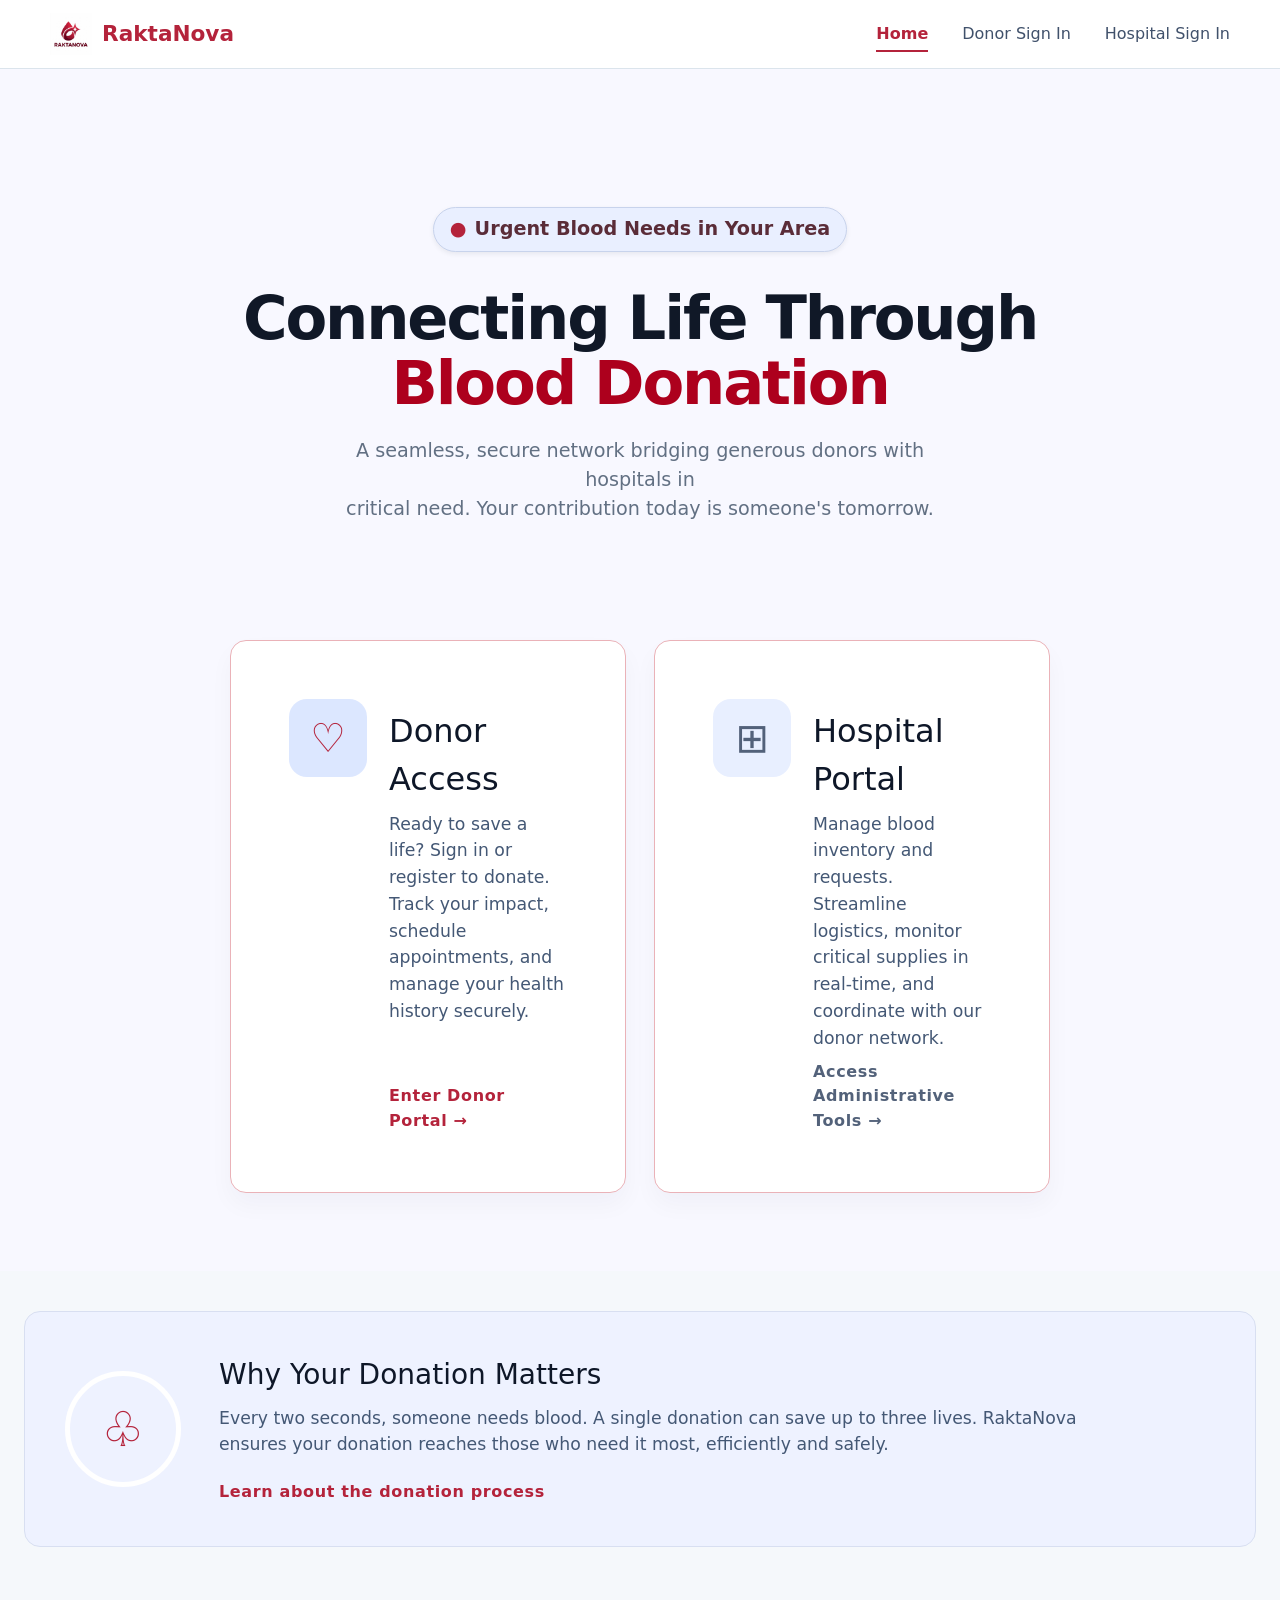
<file: frontend/index.html>
<!doctype html>
<html lang="en">
<head><meta charset="UTF-8"><meta name="viewport" content="width=device-width, initial-scale=1.0"><title>RaktaNova | Blood donor coordination</title><link rel="icon" type="image/png" href="logo.png"><link rel="stylesheet" href="style.css"></head>
<body>
<nav class="navbar landing-nav" aria-label="Primary navigation"><a class="logo" href="#home"><img class="brand-logo" src="logo.png" alt="RaktaNova"> RaktaNova</a><div class="nav-links"><a href="#home" aria-current="page">Home</a><a href="donor-login.html">Donor Sign In</a><a href="hospital-login.html">Hospital Sign In</a></div></nav>
<main>
<section id="home" class="hero landing-hero" aria-labelledby="landing-title"><div class="hero-content"><p class="eyebrow"><span aria-hidden="true">●</span> Urgent Blood Needs in Your Area</p><h1 id="landing-title">Connecting Life Through <span>Blood Donation</span></h1><p class="landing-intro">A seamless, secure network bridging generous donors with hospitals in<br class="desktop-break"> critical need. Your contribution today is someone's tomorrow.</p><div class="role-grid" aria-label="Choose your RaktaNova portal"><a class="role-card" href="donor-signup.html" onclick="showDonor(); return false;"><span class="role-icon" aria-hidden="true">♡</span><span class="role-card-content"><strong>Donor Access</strong><span>Ready to save a life? Sign in or register to donate.<br>Track your impact, schedule appointments, and<br>manage your health history securely.</span><span class="role-link">Enter Donor Portal <span aria-hidden="true">→</span></span></span></a><a class="role-card" href="hospital-login.html" onclick="showHospital(); return false;"><span class="role-icon hospital-icon" aria-hidden="true">⊞</span><span class="role-card-content"><strong>Hospital Portal</strong><span>Manage blood inventory and requests. Streamline<br>logistics, monitor critical supplies in real-time, and<br>coordinate with our donor network.</span><span class="role-link">Access Administrative Tools <span aria-hidden="true">→</span></span></span></a></div></div></section>

<section class="impact-panel" aria-labelledby="impact-title"><div class="impact-icon" aria-hidden="true">♧</div><div><h2 id="impact-title">Why Your Donation Matters</h2><p>Every two seconds, someone needs blood. A single donation can save up to three lives. RaktaNova ensures your donation reaches those who need it most, efficiently and safely.</p><a href="#home">Learn about the donation process</a></div></section>

<section id="donor-register" class="dashboard" style="display:none"><div class="page-heading"><div class="eyebrow">Donor account</div><h2>Register as a donor</h2></div><div class="card"><div class="field-row"><div class="field"><label for="donor-name">Full name <span class="req" aria-hidden="true">*</span></label><input id="donor-name" type="text" placeholder="Enter your full name" aria-describedby="donor-name-error"><p class="field-error" id="donor-name-error" role="alert"></p></div><div class="field"><label for="donor-age">Age <span class="req" aria-hidden="true">*</span></label><input id="donor-age" type="number" min="18" max="60" step="1" inputmode="numeric" placeholder="Select your age (18–60)" aria-describedby="donor-age-error"><p class="field-error" id="donor-age-error" role="alert"></p></div></div><div class="field-row"><div class="field"><label for="donor-blood-group">Blood group</label><select id="donor-blood-group"><option value="">Select blood group</option><option>A+</option><option>A-</option><option>B+</option><option>B-</option><option>AB+</option><option>AB-</option><option>O+</option><option>O-</option></select></div><div class="field"><label for="donor-phone">Mobile number <span class="req" aria-hidden="true">*</span></label><input id="donor-phone" type="tel" inputmode="numeric" placeholder="Enter 10-digit mobile number" aria-describedby="donor-phone-error"><p class="field-error" id="donor-phone-error" role="alert"></p></div></div><div class="field-row"><div class="field"><label for="donor-password">Password</label><input id="donor-password" type="password" placeholder="Create password"></div><div class="field"><label for="donor-city">City</label><input id="donor-city" type="text" placeholder="Enter city"></div></div><div class="location-box"><p id="donor-location-status">Location not captured yet.</p><button type="button" class="secondary" onclick="captureDonorLocation()">Use my current location</button></div><div class="form-actions"><button type="button" onclick="registerDonor()">Create donor account</button></div></div></section>

<section id="donor-login" class="dashboard" style="display:none"><div class="page-heading"><h2>Donor sign in</h2></div><div class="card"><label for="login-phone">Mobile number</label><input id="login-phone" type="tel" inputmode="numeric" placeholder="Enter 10-digit mobile number" aria-describedby="login-phone-error"><p class="field-error" id="login-phone-error" role="alert"></p><label for="login-password">Password</label><input id="login-password" type="password" placeholder="Enter password"><div class="form-actions"><button type="button" onclick="donorLogin()">Sign in</button></div></div></section>

<section id="donor" class="dashboard" style="display:none"><div class="page-heading"><div class="eyebrow">Donor home</div><h2>Nearby blood requests</h2><p>Review requests and choose how you can help.</p></div><div class="card"><h3>Ready when a request arrives</h3><p>Keep notifications enabled to see nearby blood requests promptly.</p><div class="form-actions"><button type="button" onclick="getNotifications()">View requests</button></div></div><div id="donor-notifications"></div></section>

<section id="hospital" class="dashboard" style="display:none"><div class="page-heading"><div class="eyebrow">Hospital workspace</div><h2>Create a blood request</h2></div><div class="dashboard-shell"><div class="card"><label for="hospital-id">Hospital ID</label><input id="hospital-id" type="number" min="1" placeholder="Enter hospital ID"><div id="hospital-location-status" class="location-status">Location not set for this hospital yet.</div><button type="button" class="secondary" onclick="updateHospitalLocation()">Update hospital location</button><label for="blood-group">Blood group</label><select id="blood-group"><option value="">Select blood group</option><option>A+</option><option>A-</option><option>B+</option><option>B-</option><option>AB+</option><option>AB-</option><option>O+</option><option>O-</option></select><label for="units-required">Units required</label><input id="units-required" type="number" min="1" placeholder="Enter units"><label for="request-type">Request type</label><select id="request-type"><option value="emergency">Emergency</option><option value="shortage">Blood shortage</option></select><label for="city">City</label><input id="city" type="text" placeholder="Enter city"><div class="form-actions"><button type="button" onclick="createBloodRequest()">Create blood request</button></div></div><aside><div class="card"><span class="status-pill">REQUEST TRACKING</span><h3>View active requests</h3><p>Review request status and donor responses.</p><button type="button" class="secondary" onclick="getHospitalRequests()">View blood requests</button></div></aside></div><div id="hospital-requests"></div></section>
</main><script src="form-validation.js"></script><script src="script.js"></script></body></html>
</file>
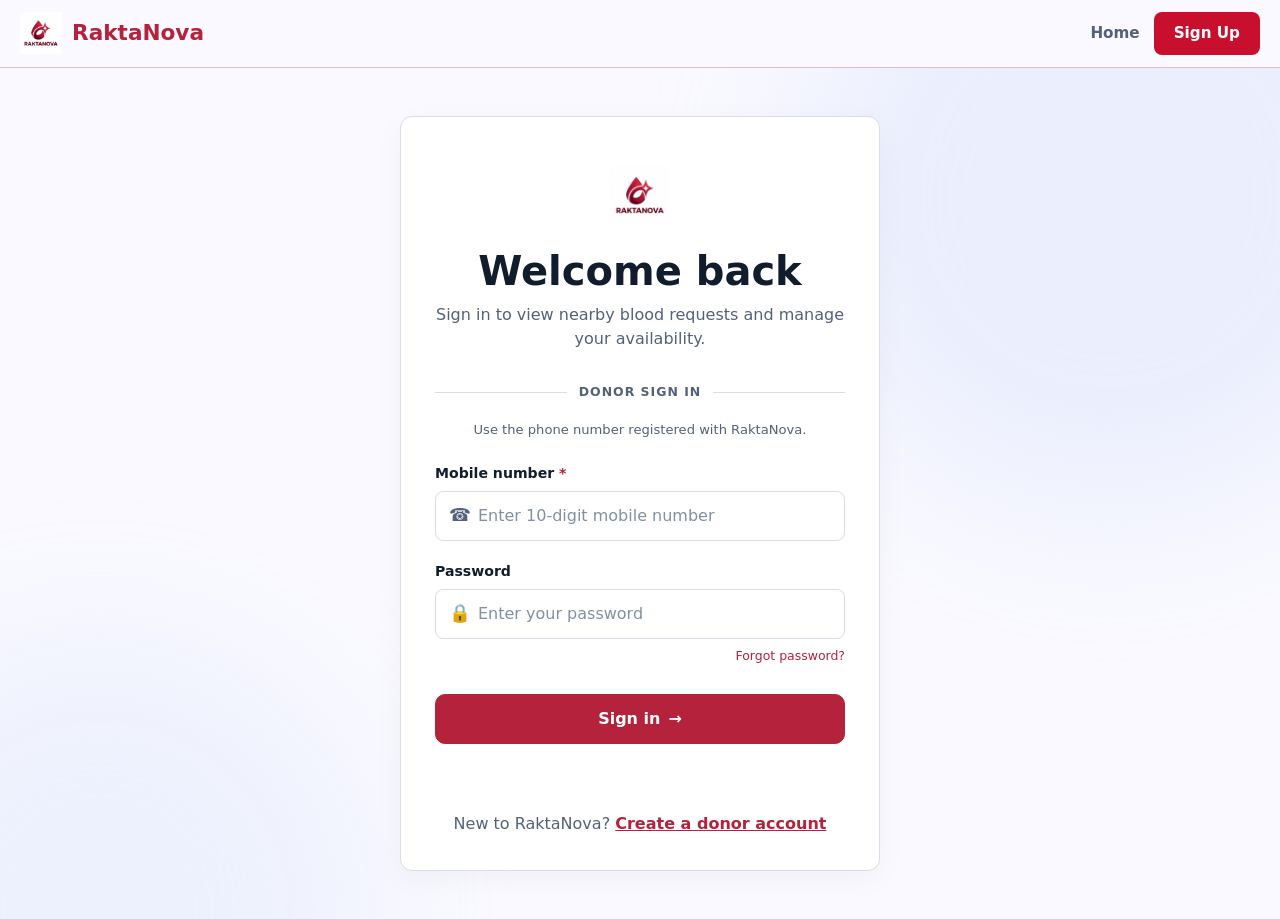
<file: frontend/donor-login.html>
<!doctype html>
<html lang="en">
<head>
     <meta charset="UTF-8">
     <meta name="viewport" content="width=device-width, initial-scale=1.0">
     <title>Donor Login - RaktaNova</title>
     <link rel="icon" type="image/png" href="logo.png">
     <link rel="stylesheet" href="style.css">
</head>
<body class="donor-login-page">
     <header class="login-header">
          <a class="logo" href="index.html"><img class="brand-logo" src="logo.png" alt="RaktaNova"> RaktaNova</a>
          <nav class="login-actions" aria-label="Donor login navigation">
               <a href="index.html">Home</a>
               <a class="login-signup" href="donor-signup.html">Sign Up</a>
          </nav>
     </header>
     <main class="login-main">
          <section class="login-card" aria-labelledby="login-heading">
               <div class="login-intro">
                    <div class="login-logo"><img src="logo.png" alt="RaktaNova"></div>
                    <h1 id="login-heading">Welcome back</h1>
                    <p>Sign in to view nearby blood requests and manage your availability.</p>
               </div>
               <div class="login-divider"><span>Donor sign in</span></div>
               <p class="login-helper">Use the phone number registered with RaktaNova.</p>
               <div class="login-fields">
                    <div class="login-field">
                         <label for="donor-login-phone">Mobile number <span class="req" aria-hidden="true">*</span></label>
                         <div class="input-with-icon"><span aria-hidden="true">&#9742;</span><input id="donor-login-phone" type="tel" inputmode="numeric" autocomplete="tel" placeholder="Enter 10-digit mobile number" aria-describedby="donor-login-phone-error" aria-required="true"></div>
                         <p class="field-error" id="donor-login-phone-error" role="alert"></p>
                    </div>
                    <div class="login-field">
                         <label for="donor-login-password">Password</label>
                         <div class="input-with-icon"><span aria-hidden="true">&#128274;</span><input id="donor-login-password" type="password" autocomplete="current-password" placeholder="Enter your password"></div>
                         <a class="forgot-link" href="#">Forgot password?</a>
                    </div>
               </div>
            <div class="login-submit"><button type="button" onclick="donorLoginPage()">Sign in <span aria-hidden="true">&#8594;</span></button></div>
            <div id="donor-login-message" class="message" aria-live="polite"></div>
            <p class="auth-footer">New to RaktaNova? <a href="donor-signup.html">Create a donor account</a></p>
          </section>
     </main>
     <script src="form-validation.js"></script>
     <script src="donor-pages.js"></script>
</body>
</html>
</file>
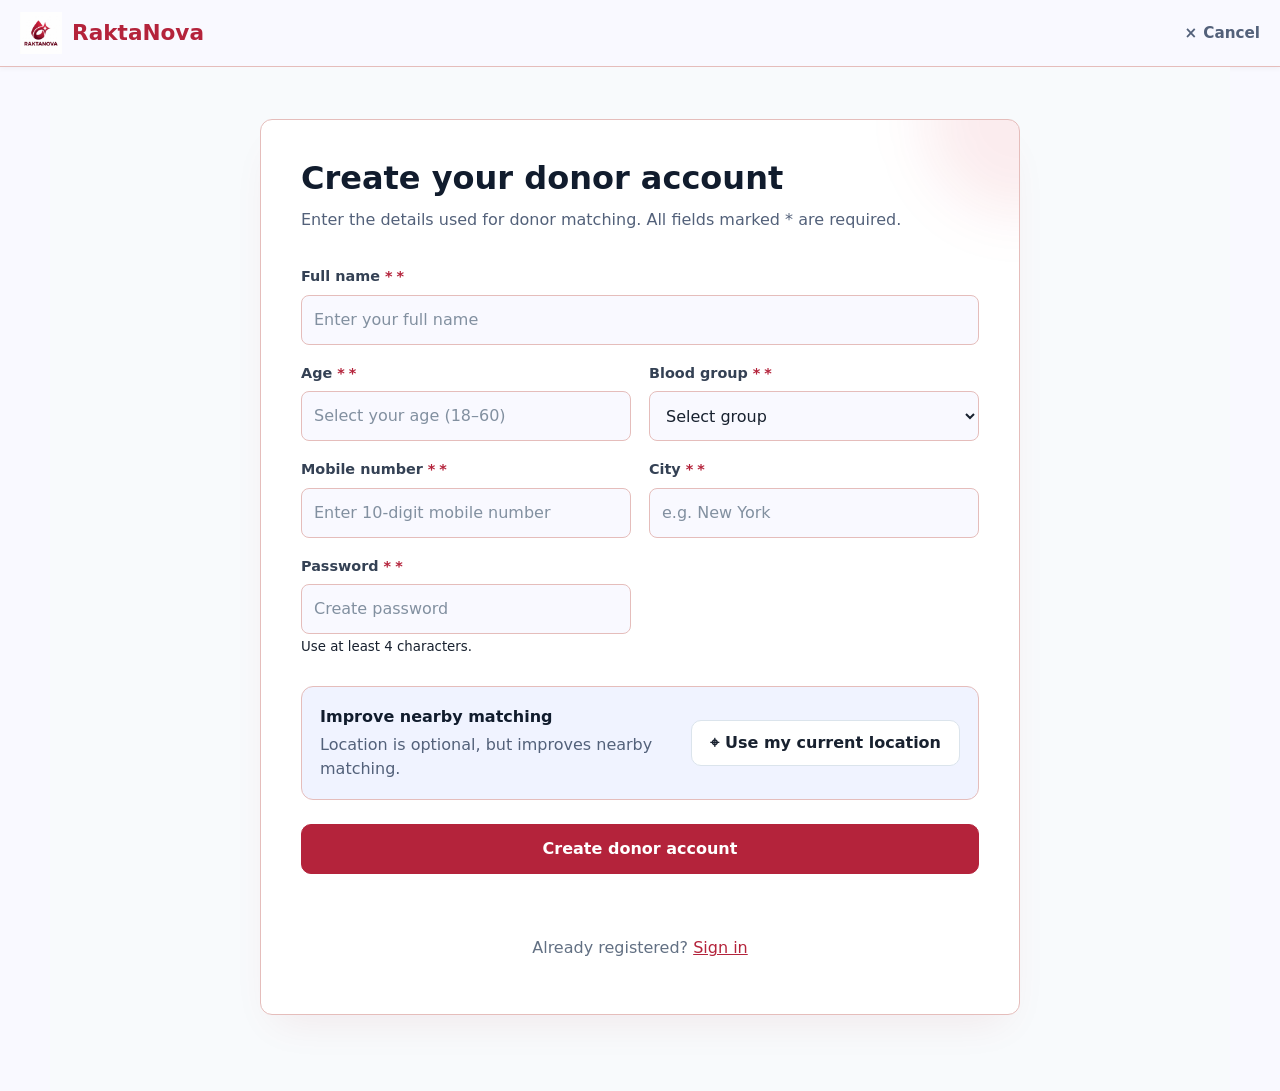
<file: frontend/donor-signup.html>
<!doctype html>
<html lang="en">
<head>
    <meta charset="UTF-8">
    <meta name="viewport" content="width=device-width,initial-scale=1.0">
    <title>RaktaNova - Create your donor account</title>
    <link rel="icon" type="image/png" href="logo.png">
    <link rel="stylesheet" href="style.css">
</head>
<body>
    <nav class="navbar signup-nav" aria-label="Registration navigation">
        <a class="logo" href="index.html"><img class="brand-logo" src="logo.png" alt="RaktaNova"> RaktaNova</a>
        <a class="cancel-link" href="index.html"><span aria-hidden="true">×</span> Cancel</a>
    </nav>
    <main class="auth-page">
        <div class="auth-wrap">
            <section class="auth-card" aria-labelledby="signup-heading">
                <header class="signup-heading">
                    <h1 id="signup-heading">Create your donor account</h1>
                    <p>Enter the details used for donor matching. All fields marked <span aria-hidden="true">*</span> are required.</p>
                </header>
                <div class="field">
                    <label for="donor-name">Full name <span class="req" aria-hidden="true">*</span></label>
                    <input id="donor-name" type="text" autocomplete="name" placeholder="Enter your full name" aria-describedby="donor-name-error" aria-required="true">
                    <p class="field-error" id="donor-name-error" role="alert"></p>
                </div>
                <div class="field-row">
                    <div class="field">
                        <label for="donor-age">Age <span class="req" aria-hidden="true">*</span></label>
                        <input id="donor-age" type="number" min="18" max="60" step="1" inputmode="numeric" placeholder="Select your age (18–60)" aria-describedby="donor-age-error" aria-required="true">
                        <p class="field-error" id="donor-age-error" role="alert"></p>
                    </div>
                    <div class="field">
                        <label for="donor-blood-group">Blood group <span class="req" aria-hidden="true">*</span></label>
                        <select id="donor-blood-group" aria-required="true"><option value="">Select group</option><option>A+</option><option>A-</option><option>B+</option><option>B-</option><option>AB+</option><option>AB-</option><option>O+</option><option>O-</option></select>
                    </div>
                </div>
                <div class="field-row">
                    <div class="field">
                        <label for="donor-phone">Mobile number <span class="req" aria-hidden="true">*</span></label>
                        <input id="donor-phone" type="tel" inputmode="numeric" autocomplete="tel" placeholder="Enter 10-digit mobile number" aria-describedby="donor-phone-error" aria-required="true">
                        <p class="field-error" id="donor-phone-error" role="alert"></p>
                    </div>
                    <div class="field">
                        <label for="donor-city">City <span class="req" aria-hidden="true">*</span></label>
                        <input id="donor-city" type="text" autocomplete="address-level2" placeholder="e.g. New York">
                    </div>
                </div>
                <div class="field-row">
                    <div class="field full-field">
                        <label for="donor-password">Password <span class="req" aria-hidden="true">*</span></label>
                        <input id="donor-password" type="password" autocomplete="new-password" placeholder="Create password" aria-describedby="donor-password-help">
                        <small id="donor-password-help">Use at least 4 characters.</small>
                    </div>
                </div>
                <section class="location-box" aria-labelledby="location-heading">
                    <div class="location-copy"><strong id="location-heading">Improve nearby matching</strong><p id="donor-location-status">Location is optional, but improves nearby matching.</p></div>
                    <button class="secondary" type="button" onclick="captureDonorLocation()"><span aria-hidden="true">⌖</span> Use my current location</button>
                </section>
                <div class="form-actions"><button type="button" onclick="registerDonorPage()">Create donor account</button></div>
                <div id="donor-signup-message" class="message" aria-live="polite"></div>
                <p class="auth-footer">Already registered? <a href="donor-login.html">Sign in</a></p>
            </section>
        </div>
    </main>
    <script src="form-validation.js"></script>
    <script src="donor-pages.js"></script>
</body>
</html>
</file>
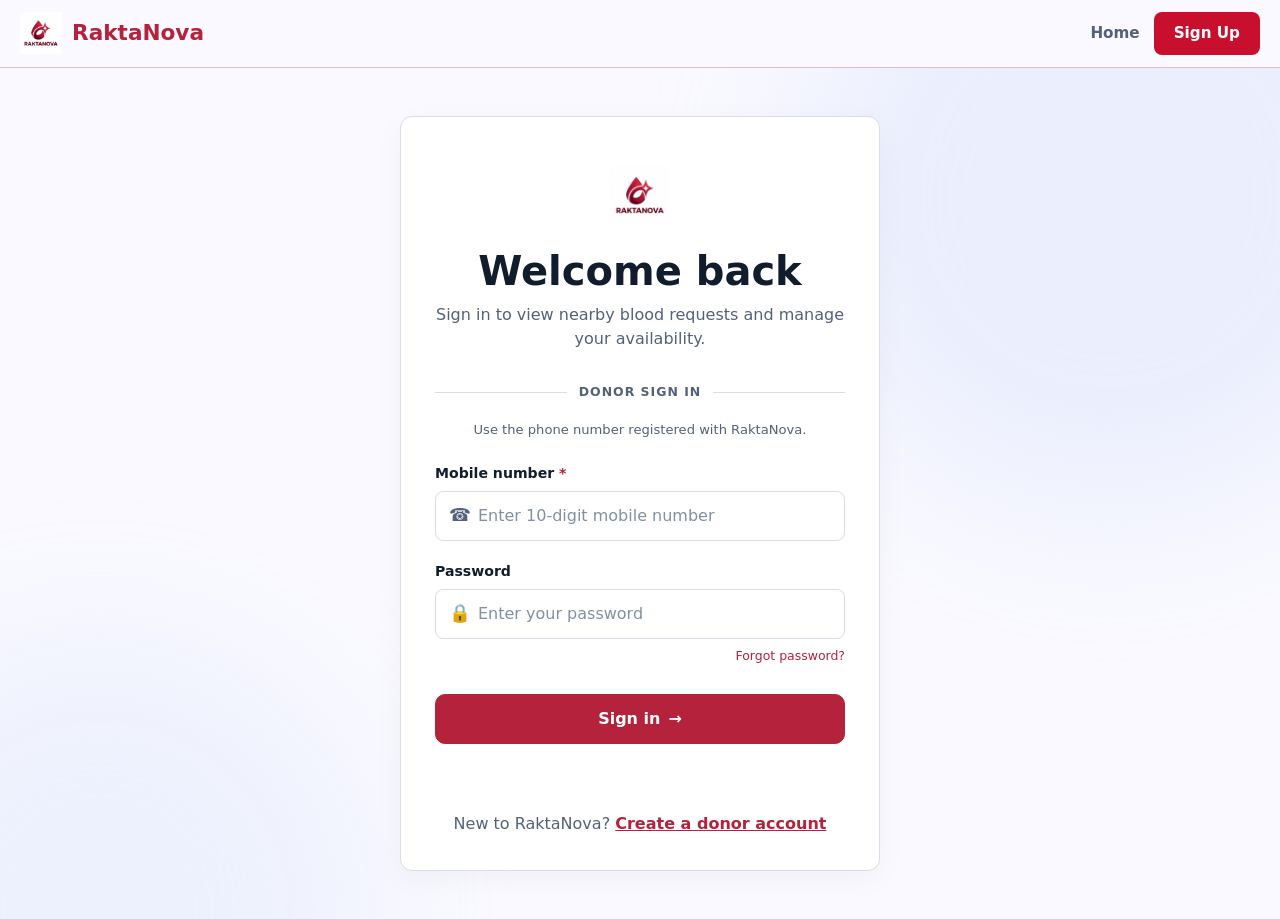
<file: frontend/donor.html>
<!doctype html>
<html lang="en">
<head>
	<meta charset="UTF-8">
	<meta name="viewport" content="width=device-width, initial-scale=1.0">
	<title>Donor Dashboard - RaktaNova</title>
	<link rel="icon" type="image/png" href="logo.png">
	<link rel="stylesheet" href="style.css">
</head>
<body class="donor-dashboard-page">
	<nav class="navbar donor-dashboard-nav" aria-label="Donor navigation">
		<a class="logo" href="index.html"><img class="brand-logo" src="logo.png" alt="RaktaNova"> RaktaNova</a>
		<div class="nav-links"><a class="donor-logout" href="#" onclick="donorLogoutPage();return false;">Logout</a></div>
	</nav>
	<main class="dashboard-page">
		<header class="page-heading donor-welcome-heading">
			<h1 id="donor-welcome">Welcome, Donor</h1>
			<p id="donor-profile-subtitle"><span aria-hidden="true">●</span> Your donation availability and nearby requests in one place.</p>
		</header>
		<div class="donor-dashboard-grid">
			<div class="donor-sidebar-content">
				<section id="profile" class="profile-card donor-panel">
					<h2>Your donor profile</h2>
					<p>Keep your details and location current for accurate matching.</p>
					<dl class="donor-profile-list">
						<div><dt>Donor ID</dt><dd id="donor-display-id">-</dd></div>
						<div><dt>Blood group</dt><dd id="donor-display-blood">-</dd></div>
						<div><dt>Phone</dt><dd id="donor-display-phone">-</dd></div>
						<div><dt>City</dt><dd id="donor-display-city">-</dd></div>
					</dl>
				</section>
				<section class="feature-card donor-panel donor-location-panel">
					<h2>Location &amp; alerts</h2>
					<p>RaktaNova uses your approximate location to find nearby blood requests.</p>
					<div id="donor-dashboard-location" class="location-status">Checking your location...</div>
					<div class="action-row"><button type="button" onclick="updateDonorLocationPage()">Update my location</button></div>
				</section>
			</div>
			<section id="requests" class="feature-card donor-panel donor-requests-panel">
				<div class="donor-requests-heading">
					<div>
						<h2><span aria-hidden="true">!</span> Blood requests</h2>
						<p>Emergency requests are shown here. Review each request before accepting or declining.</p>
					</div>
					<button type="button" onclick="loadDonorNotificationsPage()"><span aria-hidden="true">&#8635;</span> Refresh requests</button>
				</div>
				<div id="donor-notifications"><div class="empty-state">No requests loaded yet. Select &quot;Refresh requests&quot; to check.</div></div>
			</section>
		</div>
	</main>
	<script src="donor-pages.js"></script>
</body>
</html>
</file>
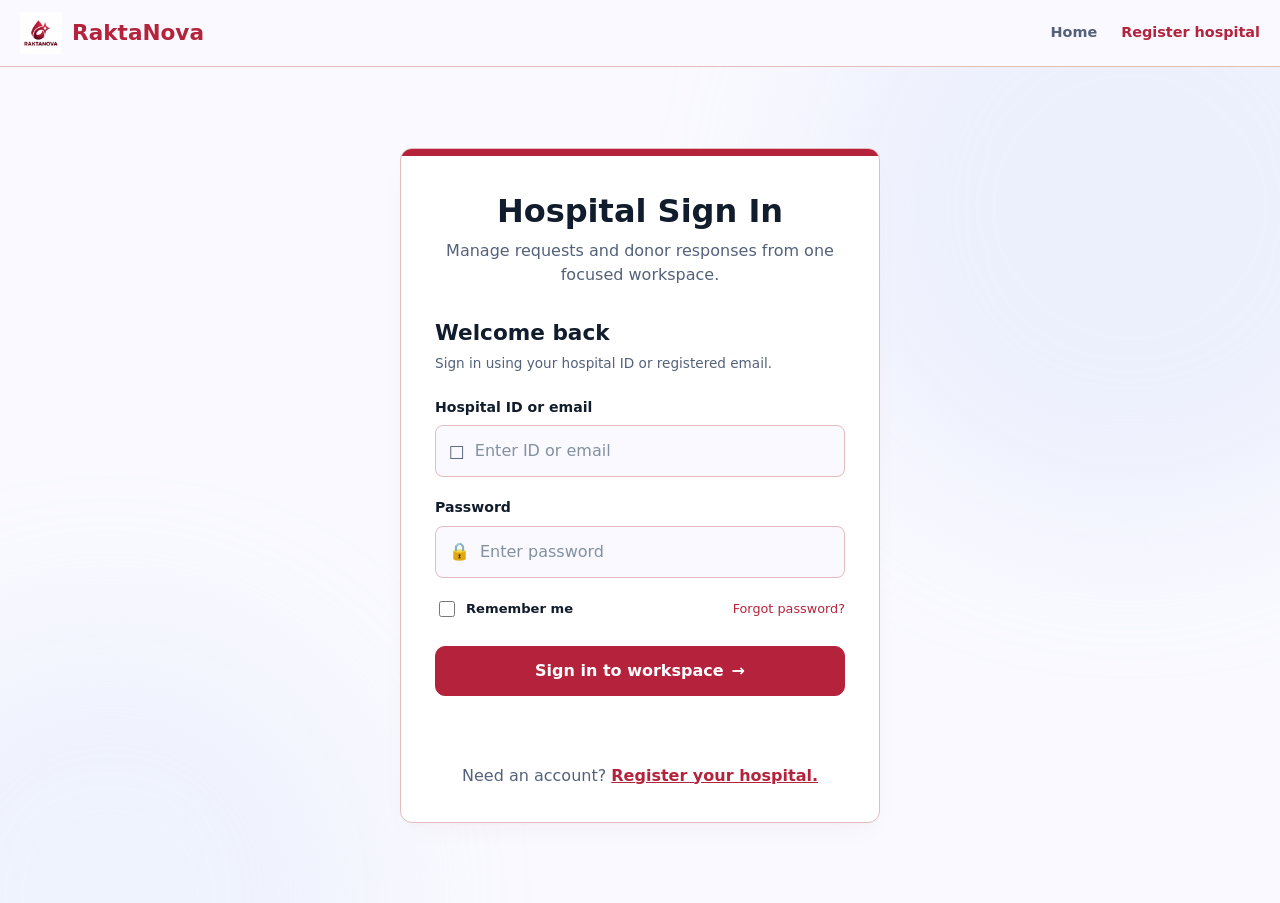
<file: frontend/hospital-login.html>
<!doctype html>
<html lang="en">
<head>
    <meta charset="UTF-8">
    <meta name="viewport" content="width=device-width, initial-scale=1.0">
    <title>Hospital Sign In - RaktaNova</title>
    <link rel="icon" type="image/png" href="logo.png">
    <link rel="stylesheet" href="style.css">
</head>
<body class="hospital-login-page">
    <header class="hospital-login-header">
        <a class="logo" href="index.html"><img class="brand-logo" src="logo.png" alt="RaktaNova"> RaktaNova</a>
        <nav class="hospital-login-nav" aria-label="Hospital login navigation">
            <a href="index.html">Home</a>
            <a href="hospital-signup.html">Register hospital</a>
        </nav>
    </header>
    <main class="hospital-login-main">
        <section class="hospital-login-card" aria-labelledby="hospital-login-heading">
            <div class="hospital-login-accent" aria-hidden="true"></div>
            <header class="hospital-login-intro">
                <h1 id="hospital-login-heading">Hospital Sign In</h1>
                <p>Manage requests and donor responses from one focused workspace.</p>
            </header>
            <div class="hospital-welcome">
                <h2>Welcome back</h2>
                <p>Sign in using your hospital ID or registered email.</p>
            </div>
            <div class="hospital-login-fields">
                <div class="hospital-login-field">
                    <label for="hospital-login-identifier">Hospital ID or email</label>
                    <div class="hospital-login-input"><span aria-hidden="true">&#9633;</span><input id="hospital-login-identifier" type="text" autocomplete="username" placeholder="Enter ID or email"></div>
                </div>
                <div class="hospital-login-field">
                    <label for="hospital-login-password">Password</label>
                    <div class="hospital-login-input"><span aria-hidden="true">&#128274;</span><input id="hospital-login-password" type="password" autocomplete="current-password" placeholder="Enter password"></div>
                </div>
            </div>
            <div class="hospital-login-options">
                <label><input type="checkbox"> <span>Remember me</span></label>
                <a href="#">Forgot password?</a>
            </div>
            <button class="hospital-login-submit" type="button" onclick="hospitalLogin()">Sign in to workspace <span aria-hidden="true">&#8594;</span></button>
            <p id="hospital-login-message" class="message" aria-live="polite"></p>
            <p class="auth-footer">Need an account? <a href="hospital-signup.html">Register your hospital.</a></p>
        </section>
    </main>
    <script src="script.js"></script>
</body>
</html>
</file>
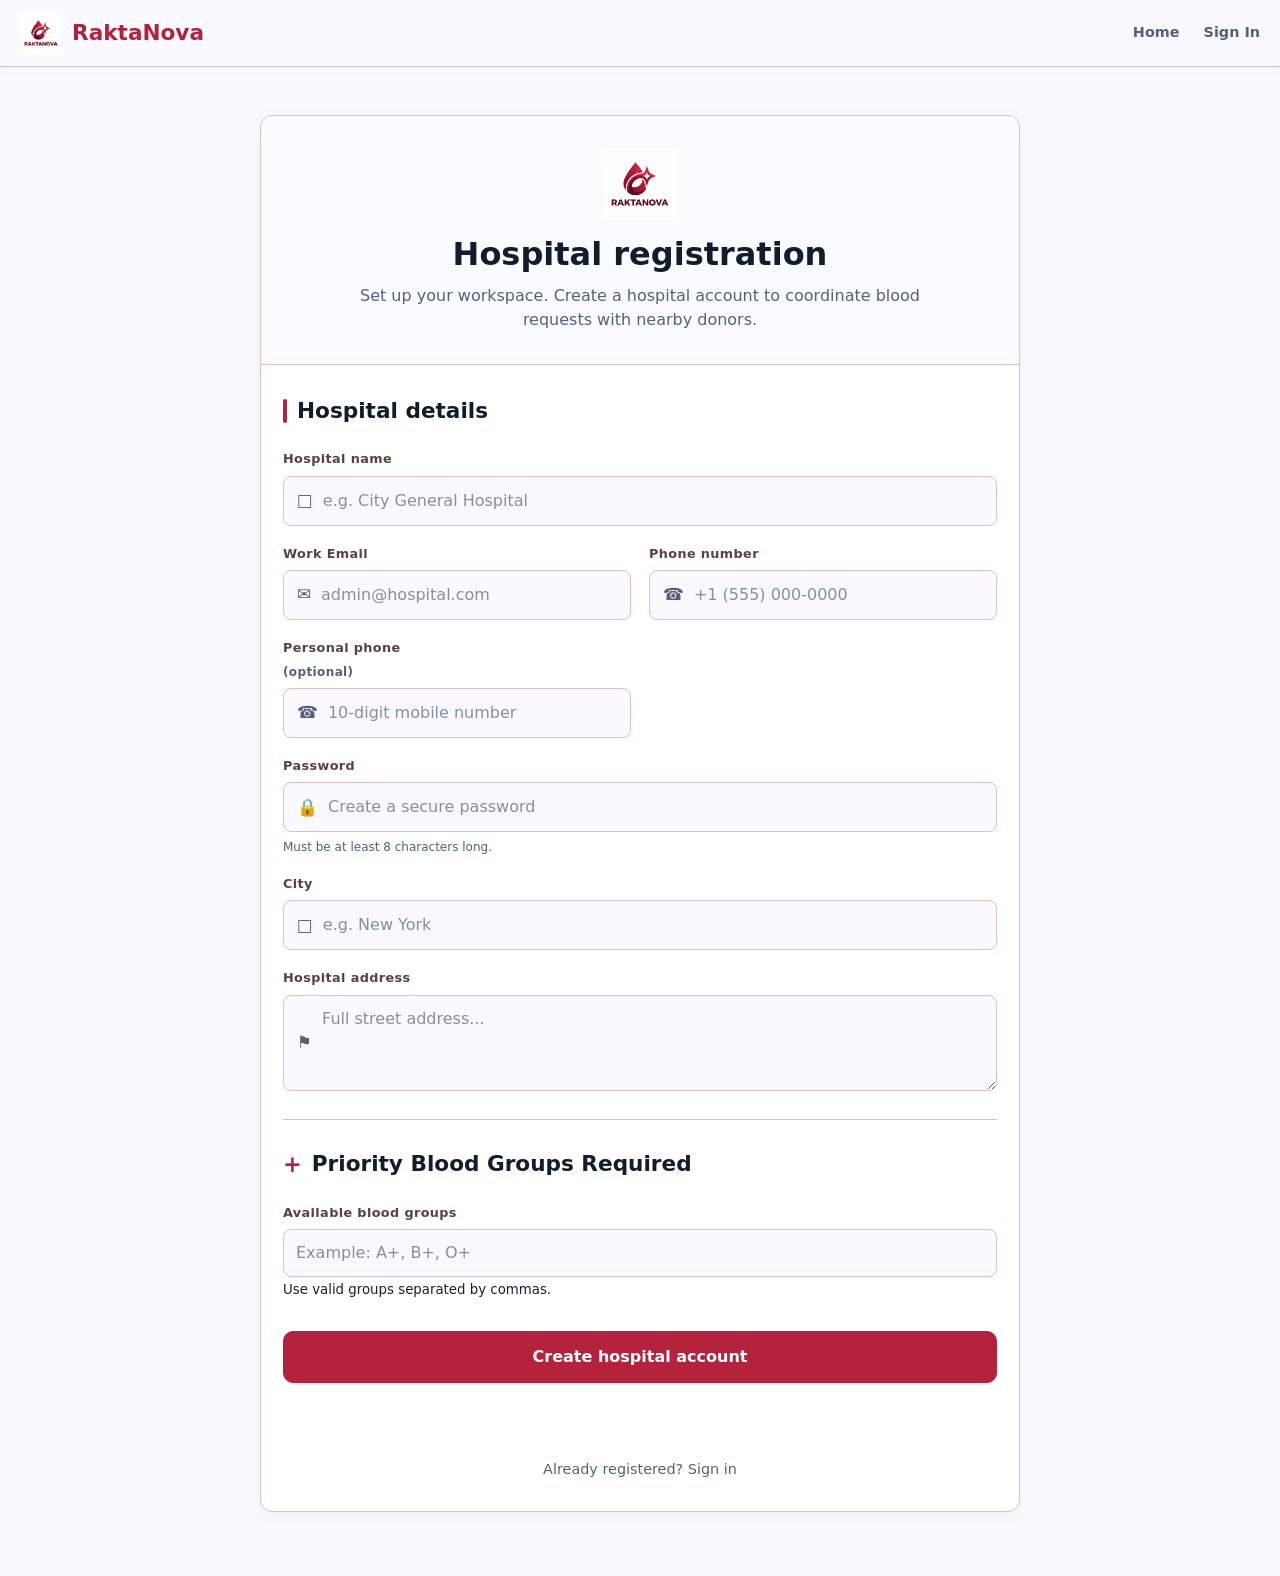
<file: frontend/hospital-signup.html>
<!doctype html>
<html lang="en">
<head>
    <meta charset="UTF-8">
    <meta name="viewport" content="width=device-width, initial-scale=1.0">
    <title>RaktaNova - Hospital Registration</title>
    <link rel="icon" type="image/png" href="logo.png">
    <link rel="stylesheet" href="style.css">
</head>
<body class="hospital-signup-page">
    <header class="hospital-signup-header">
        <a class="logo" href="index.html"><img class="brand-logo" src="logo.png" alt="RaktaNova"> RaktaNova</a>
        <nav class="hospital-signup-nav" aria-label="Hospital registration navigation">
            <a href="index.html">Home</a>
            <a href="hospital-login.html">Sign In</a>
        </nav>
    </header>
    <main class="hospital-signup-main">
        <section class="hospital-signup-card" aria-labelledby="hospital-signup-heading">
            <header class="hospital-signup-heading">
                <img class="hospital-icon" src="logo.png" alt="RaktaNova">
                <h1 id="hospital-signup-heading">Hospital registration</h1>
                <p>Set up your workspace. Create a hospital account to coordinate blood requests with nearby donors.</p>
            </header>
            <div class="hospital-signup-form">
                <section class="hospital-form-section" aria-labelledby="hospital-details-heading">
                    <h2 id="hospital-details-heading"><span aria-hidden="true"></span> Hospital details</h2>
                    <div class="hospital-form-grid">
                        <div class="hospital-field full-field"><label for="hospital-name">Hospital name</label><div class="hospital-input"><span aria-hidden="true">&#9633;</span><input id="hospital-name" type="text" placeholder="e.g. City General Hospital"></div></div>
                        <div class="hospital-field"><label for="hospital-email">Work Email</label><div class="hospital-input"><span aria-hidden="true">&#9993;</span><input id="hospital-email" type="email" autocomplete="email" placeholder="admin@hospital.com"></div></div>
                        <div class="hospital-field"><label for="hospital-phone">Phone number</label><div class="hospital-input"><span aria-hidden="true">&#9742;</span><input id="hospital-phone" type="tel" autocomplete="tel" placeholder="+1 (555) 000-0000"></div></div>
                        <div class="hospital-field"><label for="hospital-personal-phone">Personal phone <small>(optional)</small></label><div class="hospital-input"><span aria-hidden="true">&#9742;</span><input id="hospital-personal-phone" type="tel" autocomplete="tel" placeholder="10-digit mobile number"></div></div>
                        <div class="hospital-field full-field"><label for="hospital-password">Password</label><div class="hospital-input"><span aria-hidden="true">&#128274;</span><input id="hospital-password" type="password" autocomplete="new-password" placeholder="Create a secure password"></div><small>Must be at least 8 characters long.</small></div>
                        <div class="hospital-field full-field"><label for="hospital-city">City</label><div class="hospital-input"><span aria-hidden="true">&#9633;</span><input id="hospital-city" type="text" placeholder="e.g. New York"></div></div>
                        <div class="hospital-field full-field"><label for="hospital-address">Hospital address</label><div class="hospital-input hospital-textarea"><span aria-hidden="true">&#9873;</span><textarea id="hospital-address" placeholder="Full street address..." rows="3"></textarea></div></div>
                    </div>
                </section>
                <hr>
                <section class="hospital-form-section" aria-labelledby="blood-groups-heading">
                    <h2 id="blood-groups-heading"><span aria-hidden="true">+</span> Priority Blood Groups Required</h2>
                    <div class="blood-group-field"><label for="available-blood-groups">Available blood groups</label><input id="available-blood-groups" type="text" required list="blood-group-options" placeholder="Example: A+, B+, O+"><datalist id="blood-group-options"><option value="A+"><option value="A-"><option value="B+"><option value="B-"><option value="AB+"><option value="AB-"><option value="O+"><option value="O-"></datalist><small>Use valid groups separated by commas.</small></div>
                </section>
                <div class="hospital-submit-area">
                    <button type="button" onclick="hospitalSignup()">Create hospital account</button>
                    <div id="hospital-signup-message" class="message" aria-live="polite"></div>
                    <a href="hospital-login.html">Already registered? Sign in</a>
                </div>
            </div>
        </section>
    </main>
    <script src="script.js"></script>
</body>
</html>
</file>
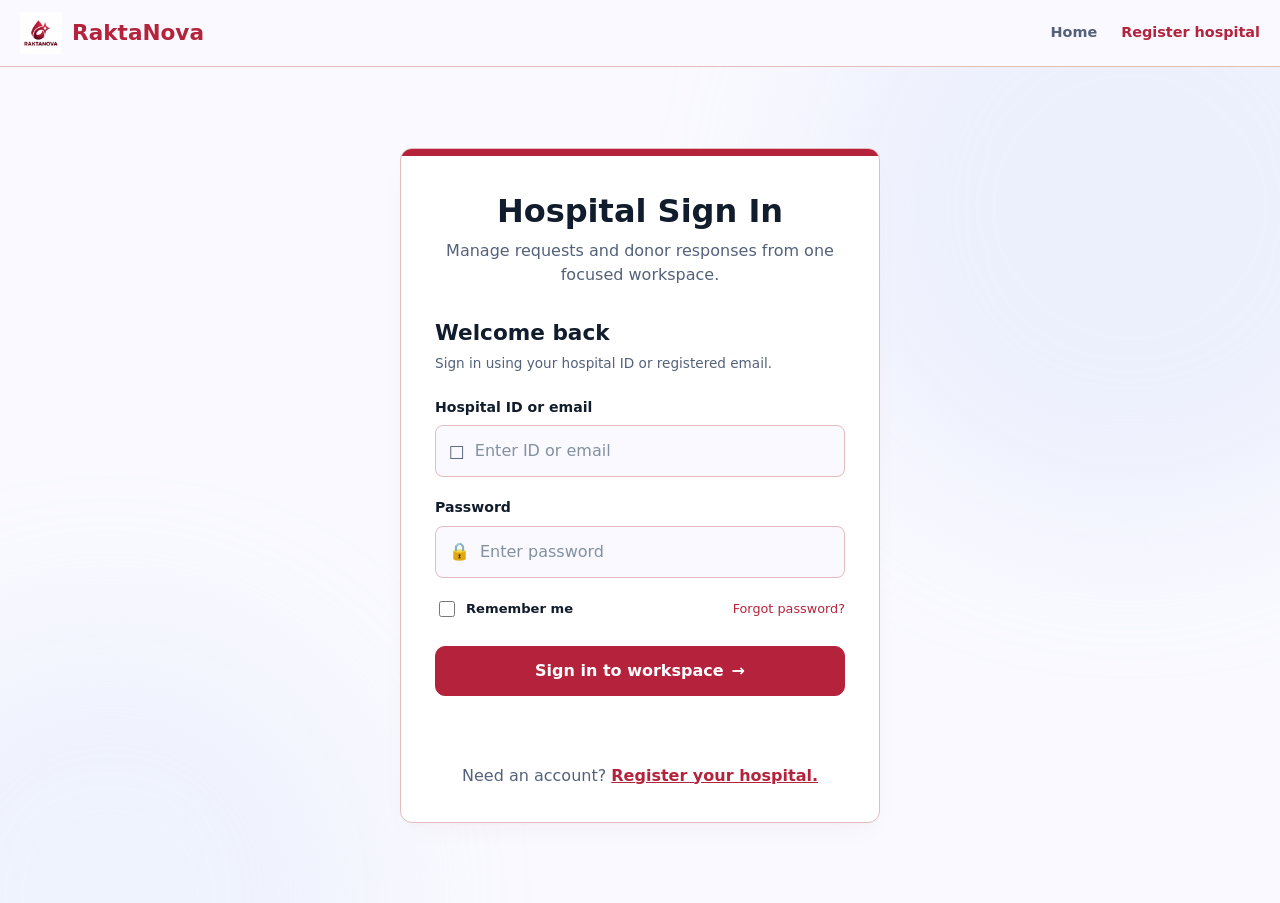
<file: frontend/hospital.html>
<!doctype html>
<html lang="en">
<head>
    <meta charset="UTF-8">
    <meta name="viewport" content="width=device-width, initial-scale=1.0">
    <title>Hospital Dashboard | RaktaNova</title>
    <link rel="icon" type="image/png" href="logo.png">
    <link rel="stylesheet" href="style.css">
</head>
<body class="hospital-dashboard-page">
    <header class="hospital-dashboard-header">
        <a class="logo" href="index.html"><img class="brand-logo" src="logo.png" alt="RaktaNova"> RaktaNova</a>
        <nav class="hospital-dashboard-nav" aria-label="Hospital dashboard navigation">
            <a href="index.html">Home</a>
        </nav>
        <a class="hospital-dashboard-logout" href="#" onclick="hospitalLogout();return false;">Logout</a>
    </header>
    <main class="hospital-dashboard-main">
        <section class="hospital-dashboard-welcome">
            <p><span aria-hidden="true">&#9633;</span> Hospital workspace</p>
            <h1 id="hospital-welcome">Welcome, Hospital</h1>
            <p>Coordinate urgent blood requests and monitor donor responses.</p>
        </section>
        <div class="hospital-dashboard-content">
                <section id="new-request" class="hospital-request-card">
                    <div class="hospital-request-accent" aria-hidden="true"></div>
                    <div class="hospital-request-card-content">
                        <div class="hospital-request-heading">
                            <div>
                                <h2><span aria-hidden="true">!</span> Create blood request</h2>
                                <p>Notify eligible, nearby donors with the details below.</p>
                            </div>
                            <div class="hospital-id-badge">Hospital ID: <span id="hospital-id-badge">-</span></div>
                            <input id="hospital-id" type="hidden">
                        </div>
                        <div class="hospital-location-alert">
                            <span aria-hidden="true">&#128205;</span>
                            <div>
                                <p id="hospital-location-status">Location not set for this hospital yet.</p>
                                <small>Accurate location is required to notify nearby donors effectively.</small>
                                <button type="button" class="secondary" onclick="updateHospitalLocation()">Update hospital location</button>
                            </div>
                        </div>
                        <div class="hospital-request-form">
                            <div class="hospital-request-fields">
                                <div><label for="blood-group">Blood group</label><select id="blood-group"><option value="">Select blood group</option><option>A+</option><option>A-</option><option>B+</option><option>B-</option><option>AB+</option><option>AB-</option><option>O+</option><option>O-</option></select></div>
                                <div><label for="units-required">Units required</label><input id="units-required" type="number" min="1" placeholder="e.g. 2"></div>
                                <div><label for="request-type">Request type</label><select id="request-type"><option value="emergency">Emergency</option><option value="shortage">Blood shortage</option></select></div>
                                <div><label for="city">City</label><input id="city" type="text" placeholder="Enter city"></div>
                            </div>
                            <div class="hospital-request-submit"><button type="button" onclick="createBloodRequest()"><span aria-hidden="true">&#10148;</span> Send blood request</button></div>
                        </div>
                    </div>
                </section>
                <section id="requests" class="hospital-previous-requests">
                    <div><h2><span aria-hidden="true">&#8635;</span> Hospital blood requests</h2><p>View previously created requests, their status, and accepted donors.</p></div>
                    <button type="button" onclick="getHospitalRequests()">View blood requests</button>
                    <div id="hospital-requests"></div>
                </section>
        </div>
    </main>
    <script>
        function hospitalLogout() { localStorage.removeItem("hospitalId"); localStorage.removeItem("hospitalName"); localStorage.removeItem("hospitalEmail"); window.location.href = "hospital-login.html"; }
        window.addEventListener("DOMContentLoaded", function() { const id = localStorage.getItem("hospitalId"), name = localStorage.getItem("hospitalName"); if (!id) { window.location.href = "hospital-login.html"; return; } document.getElementById("hospital-id").value = id; document.getElementById("hospital-id-badge").textContent = id; document.getElementById("hospital-welcome").textContent = `Welcome, ${name || "Hospital"}`; });
</script>
    <script src="script.js"></script>
</body>
</html>
</file>
<file: frontend/style.css>
:root {
    --ink: #18212f; --muted: #627083; --surface: #fff; --canvas: #f5f8fb;
    --line: #dbe4ec; --primary: #b4233b; --primary-dark: #8f1930;
    --primary-soft: #fff1f3; --success: #13795b; --success-soft: #e9f8f1;
    --shadow: 0 12px 32px rgba(24,33,47,.08); --radius: 16px;
}
* { box-sizing: border-box; }
html { scroll-behavior: smooth; }
body { margin: 0; min-width: 320px; font-family: Inter,ui-sans-serif,system-ui,-apple-system,"Segoe UI",sans-serif; color: var(--ink); background: var(--canvas); line-height: 1.5; }
a { color: var(--primary); }
button,input,select,textarea { font: inherit; }
button { min-height: 44px; border: 1px solid var(--primary); border-radius: 10px; padding: 10px 18px; cursor: pointer; font-weight: 700; color: #fff; background: var(--primary); transition: background .18s ease,transform .18s ease; }
button:hover { background: var(--primary-dark); border-color: var(--primary-dark); }
button:active { transform: translateY(1px); }
button:focus-visible,a:focus-visible,input:focus-visible,select:focus-visible,textarea:focus-visible { outline: 3px solid rgba(180,35,59,.28); outline-offset: 2px; }
.navbar { min-height: 68px; padding: 12px max(20px,calc((100% - 1180px)/2)); display: flex; align-items: center; justify-content: space-between; gap: 20px; background: rgba(255,255,255,.96); border-bottom: 1px solid var(--line); }
.logo { display: flex; align-items: center; gap: 10px; color: var(--ink); font-size: 1.08rem; font-weight: 800; text-decoration: none; }
.brand-mark { display: inline-grid; place-items: center; width: 32px; height: 32px; border-radius: 10px; color: #fff; background: var(--primary); font-size: .95rem; }
.brand-logo { display: block; width: 42px; height: 42px; object-fit: contain; }
.req { color: var(--primary); }
.field-error { display: none; margin: 6px 0 0; color: #d62839; font-size: .82rem; font-weight: 650; }
.field-error.is-visible { display: block; }
input.input-invalid, select.input-invalid { border-color: #d62839; }
.nav-links { display: flex; align-items: center; gap: 18px; }
.nav-links a { color: var(--muted); font-size: .94rem; font-weight: 700; text-decoration: none; }
.nav-links a:hover { color: var(--primary); }
body:has(#donor-welcome) .nav-links a[href="#"] { display: inline-flex; align-items: center; min-height: 44px; padding: 10px 18px; border: 1px solid var(--primary); border-radius: 10px; color: #fff; background: var(--primary); transition: background .18s ease,transform .18s ease; }
body:has(#donor-welcome) .nav-links a[href="#"]:hover { color: #fff; background: var(--primary-dark); border-color: var(--primary-dark); }
body:has(#hospital-welcome) .nav-links a[href="#"] { display: inline-flex; align-items: center; min-height: 44px; padding: 10px 18px; border: 1px solid var(--primary); border-radius: 10px; color: #fff; background: var(--primary); transition: background .18s ease,transform .18s ease; }
body:has(#hospital-welcome) .nav-links a[href="#"]:hover { color: #fff; background: var(--primary-dark); border-color: var(--primary-dark); }
.hero { min-height: 560px; display: grid; place-items: center; padding: 72px 24px; background: linear-gradient(135deg,#fff 0%,#fff5f6 100%); }
.hero-content { width: min(100%,820px); text-align: center; }
.eyebrow { display: inline-flex; gap: 8px; margin-bottom: 18px; padding: 7px 11px; border-radius: 99px; color: var(--primary-dark); background: var(--primary-soft); font-size: .84rem; font-weight: 800; }
.hero h1,.page-heading h1,.page-heading h2 { margin: 0; letter-spacing: -.045em; line-height: 1.08; }
.hero h1 { font-size: clamp(2.45rem,7vw,4.7rem); }.hero h1 span { color: var(--primary); }
.hero p { max-width: 650px; margin: 20px auto 0; color: var(--muted); font-size: clamp(1rem,2.2vw,1.2rem); }
.buttons,.action-row { display: flex; flex-wrap: wrap; gap: 12px; }.buttons { justify-content: center; margin-top: 32px; }
.button-secondary,button.secondary { color: var(--ink); border-color: var(--line); background: #fff; }.button-secondary:hover,button.secondary:hover { background: #f4f7fa; border-color: #c6d1dc; }
.dashboard,.dashboard-page,.auth-page { width: min(100%,1180px); margin: 0 auto; padding: 48px 24px 80px; }
.auth-page { min-height: calc(100vh - 68px); display: grid; place-items: start center; padding-top: 64px; }.auth-wrap { width: min(100%,620px); }
.page-heading,.dashboard-title,.page-title { margin-bottom: 28px; }.page-heading h1,.page-heading h2,.dashboard-title h2,.page-title h2 { font-size: clamp(2rem,4vw,2.85rem); }
.page-heading p,.dashboard-title p,.page-title p { max-width: 660px; margin: 10px 0 0; color: var(--muted); }.page-title { text-align: center; }.page-title p { margin-left: auto; margin-right: auto; }
.card,.auth-card,.profile-card,.feature-card { padding: clamp(20px,4vw,32px); border: 1px solid var(--line); border-radius: var(--radius); background: var(--surface); box-shadow: var(--shadow); }
.card { max-width: 760px; margin: 20px auto; }.card h3,.auth-card h3,.feature-card h3 { margin: 0 0 8px; font-size: 1.25rem; }.card>p,.auth-card>p,.feature-card>p,.subtitle { color: var(--muted); }.auth-card h3,.auth-card .subtitle { text-align: center; }
.field { margin-bottom: 18px; }.field-row { display: grid; grid-template-columns: repeat(2,minmax(0,1fr)); gap: 0 16px; }
label { display: block; margin: 16px 0 7px; color: #344154; font-size: .9rem; font-weight: 750; }.field label { margin-top: 0; }
input,select,textarea { width: 100%; min-height: 46px; padding: 11px 12px; border: 1px solid #bdcad5; border-radius: 9px; color: var(--ink); background: #fff; }textarea { min-height: 94px; resize: vertical; }input::placeholder,textarea::placeholder { color: #8290a0; }input:focus,select:focus,textarea:focus { border-color: var(--primary); outline: 0; box-shadow: 0 0 0 3px rgba(180,35,59,.12); }
.form-actions { display: flex; gap: 12px; margin-top: 24px; }.form-actions button { flex: 1; }.message { min-height: 24px; margin-top: 16px; text-align: center; font-size: .94rem; font-weight: 700; }.auth-footer { margin-top: 22px; text-align: center; color: var(--muted); }
.location-box,.location-status,.notice { margin: 20px 0; padding: 14px; border: 1px solid #f4c6ce; border-radius: 11px; color: #6e2735; background: var(--primary-soft); }.location-box p { margin: 0 0 12px; }
.profile-grid,.notification-meta { display: grid; grid-template-columns: repeat(2,minmax(0,1fr)); gap: 12px; }.info-box,.notification-meta div { padding: 13px; border: 1px solid var(--line); border-radius: 11px; background: #f9fbfc; }.info-box small { display: block; margin-bottom: 4px; color: var(--muted); font-weight: 650; }.profile-head { display: flex; align-items: center; gap: 14px; margin-bottom: 20px; }.avatar { display: grid; place-items: center; flex: 0 0 auto; width: 56px; height: 56px; border-radius: 50%; color: var(--primary); background: var(--primary-soft); font-size: 1.4rem; }.profile-head h3,.profile-head p { margin: 0; }.profile-head p { color: var(--muted); }.feature-card { margin-top: 18px; }.feature-card>p { margin-top: 0; }
.notification-card { margin: 14px 0; padding: 18px; border: 1px solid var(--line); border-left: 4px solid var(--primary); border-radius: 12px; background: #fff; box-shadow: 0 4px 14px rgba(24,33,47,.05); }.notification-card h3 { margin-top: 0; }.notification-actions { display: flex; gap: 10px; }.notification-actions button { flex: 1; }.empty-state { padding: 22px; border: 1px dashed #bdcad5; border-radius: 12px; text-align: center; color: var(--muted); background: #fff; }
.dashboard-shell { display: grid; grid-template-columns: minmax(0,1.2fr) minmax(300px,.8fr); gap: 20px; align-items: start; }.dashboard-shell .card { max-width: none; margin: 0 0 20px; }.status-pill { display: inline-flex; padding: 5px 9px; border-radius: 99px; color: var(--success); background: var(--success-soft); font-size: .78rem; font-weight: 800; }.logout-btn { color: var(--ink)!important; background: #fff!important; border-color: var(--line)!important; }
@media (max-width:720px) { .navbar { padding: 12px 18px; }.nav-links { gap: 12px; }.nav-links a { font-size: .86rem; }.hero { min-height: 500px; padding: 56px 20px; }.buttons,.buttons button,.action-row button,.form-actions { width: 100%; }.dashboard,.dashboard-page,.auth-page { padding: 32px 16px 56px; }.auth-page { padding-top: 38px; }.field-row,.profile-grid,.notification-meta,.dashboard-shell { grid-template-columns: 1fr; } }

/* Landing role selection */
.landing-nav { position: relative; z-index: 1; }
.landing-nav .logo { color: var(--primary); font-size: 1.35rem; }
.landing-nav .brand-mark { width: auto; height: auto; color: var(--primary); background: transparent; font-size: 1.5rem; }
.landing-nav .nav-links { gap: 34px; margin-left: auto; }
.landing-nav .nav-links a { display: inline-flex; position: relative; align-items: center; min-height: 44px; color: #40516b; font-size: 1rem; font-weight: 500; }
.landing-nav .nav-links a[aria-current="page"] { color: var(--primary); font-weight: 700; }
.landing-nav .nav-links a[aria-current="page"]::after { position: absolute; right: 0; bottom: 4px; left: 0; height: 2px; background: var(--primary); content: ""; }
.landing-hero { min-height: auto; padding: 118px 24px 78px; background: #f8f8ff; }
.landing-hero .hero-content { max-width: 960px; }
.landing-hero .eyebrow { margin-bottom: 34px; padding: 7px 16px; border: 1px solid #c8d3ec; color: #5a2c38; background: #e9efff; box-shadow: 0 2px 5px rgba(24,33,47,.08); }
.landing-hero .eyebrow span { color: var(--primary); }
.landing-hero h1 { color: #101827; font-size: clamp(2.4rem, 5vw, 3.8rem); letter-spacing: -.035em; }
.landing-hero h1 span { color: #ad001d; }
.landing-intro { max-width: 760px; margin-top: 28px; color: #445875; font-size: 1.18rem; line-height: 1.5; }
.role-grid { display: grid; grid-template-columns: repeat(2, minmax(0, 1fr)); gap: 28px; margin: 116px auto 0; text-align: left; }
.role-card { display: flex; gap: 22px; min-height: 478px; padding: 58px; border: 1px solid #eab2b8; border-radius: 16px; color: var(--ink); background: #fff; box-shadow: 0 12px 24px rgba(24,33,47,.035); text-decoration: none; transition: border-color .18s ease, box-shadow .18s ease, transform .18s ease; }
.role-card:hover { border-color: #c48792; box-shadow: var(--shadow); transform: translateY(-2px); }
.role-card:focus-visible { outline: 3px solid rgba(180,35,59,.28); outline-offset: 3px; }
.role-icon { display: grid; place-items: center; flex: 0 0 auto; width: 78px; height: 78px; border-radius: 18px; color: var(--primary); background: #dce7ff; font-size: 2.5rem; font-weight: 400; }
.role-icon.hospital-icon { color: #52617a; background: #e8efff; }
.role-card-content { display: flex; flex-direction: column; align-items: flex-start; gap: 8px; }
.role-card-content strong { margin-top: 8px; color: #0e1728; font-size: 2rem; font-weight: 500; }
.role-card-content > span { color: #445875; font-size: 1.08rem; line-height: 1.55; }
.role-link { margin-top: auto; color: var(--primary) !important; font-size: 1rem !important; font-weight: 700 !important; letter-spacing: .04em; }
.role-card:nth-child(2) .role-link { color: #53627a !important; }
.landing-signin { display: none; }
.impact-panel { display: flex; align-items: center; gap: 38px; width: min(calc(100% - 48px), 1256px); margin: 40px auto 116px; padding: 42px 40px; border: 1px solid #d8dff1; border-radius: 16px; background: #eef2ff; }
.impact-icon { display: grid; place-items: center; flex: 0 0 auto; width: 116px; height: 116px; border: 5px solid #fff; border-radius: 50%; color: var(--primary); font-size: 3rem; }
.impact-panel h2 { margin: 0 0 10px; color: #0e1728; font-size: 1.75rem; font-weight: 500; }
.impact-panel p { max-width: 900px; margin: 0 0 22px; color: #445875; font-size: 1.08rem; }
.impact-panel a { color: var(--primary); font-weight: 700; letter-spacing: .04em; text-decoration: none; }
.landing-signin a { font-weight: 750; }
@media (max-width:720px) { .landing-nav .nav-links { gap: 10px; }.landing-nav .nav-links a { min-height: 36px; font-size: .76rem; }.landing-hero { padding: 68px 18px 48px; }.landing-hero .hero-content { text-align: center; }.landing-hero p { margin-left: auto; margin-right: auto; }.desktop-break { display: none; }.role-grid { grid-template-columns: 1fr; gap: 16px; margin-top: 58px; }.role-card { min-height: 300px; padding: 28px; }.role-card-content strong { font-size: 1.65rem; }.role-card-content > span { font-size: 1rem; }.impact-panel { align-items: flex-start; flex-direction: column; width: calc(100% - 32px); margin: 24px auto 64px; padding: 28px 24px; gap: 22px; } }

/* Donor experience: compact first, then progressively wider layouts. */
body:has(#donor-name) .auth-page,
body:has(#donor-login-phone) .auth-page { padding: 32px 16px 56px; }
body:has(#donor-name) .auth-wrap,
body:has(#donor-login-phone) .auth-wrap { max-width: 680px; }
body:has(#donor-name) .auth-card,
body:has(#donor-login-phone) .auth-card { border-top: 4px solid var(--primary); }
body:has(#donor-name) .location-box { display: grid; gap: 12px; }
body:has(#donor-name) .location-box p { margin: 0; }

body:has(#donor-welcome) { background: #f6f8fb; }
body:has(#donor-welcome) .dashboard-page { max-width: 1240px; padding: 28px 16px 56px; }
body:has(#donor-welcome) .page-heading { margin-bottom: 20px; }
body:has(#donor-welcome) .page-heading h1 { font-size: clamp(2rem, 7vw, 3.5rem); }
body:has(#donor-welcome) .profile-card,
body:has(#donor-welcome) .feature-card { margin: 0 0 16px; box-shadow: 0 5px 18px rgba(24,33,47,.05); }
body:has(#donor-welcome) .profile-card { border-top: 4px solid var(--primary); }
body:has(#donor-welcome) .profile-head { align-items: flex-start; }
body:has(#donor-welcome) .profile-grid { grid-template-columns: repeat(2, minmax(0, 1fr)); }
body:has(#donor-welcome) .info-box strong { font-size: 1rem; overflow-wrap: anywhere; }
body:has(#donor-welcome) .location-status { margin: 16px 0; }
body:has(#donor-welcome) .action-row { display: grid; grid-template-columns: 1fr; }
body:has(#donor-welcome) .action-row button { width: 100%; }
body:has(#donor-welcome) #requests > h3 { margin-bottom: 6px; }
body:has(#donor-welcome) #donor-notifications { margin-top: 20px; }
body:has(#donor-welcome) .notification-card { position: relative; padding: 20px; border-left-width: 4px; }
body:has(#donor-welcome) .notification-card[data-priority="emergency"] { border-left-color: var(--primary); }
body:has(#donor-welcome) .notification-card[data-priority="shortage"] { border-left-color: #ad6a09; }
body:has(#donor-welcome) .notification-card::before { display: inline-flex; margin-bottom: 12px; padding: 5px 8px; border-radius: 99px; color: #6e2735; background: var(--primary-soft); content: "Blood request"; font-size: .72rem; font-weight: 800; letter-spacing: .04em; text-transform: uppercase; }
body:has(#donor-welcome) .notification-card[data-priority="emergency"]::before { content: "Emergency request"; }
body:has(#donor-welcome) .notification-card[data-priority="shortage"]::before { color: #704000; background: #fff3dc; content: "Blood shortage"; }
body:has(#donor-welcome) .notification-meta { grid-template-columns: repeat(2, minmax(0, 1fr)); }
body:has(#donor-welcome) .notification-meta div { min-height: 72px; }
body:has(#donor-welcome) .notification-actions { display: grid; grid-template-columns: 1fr 1fr; }
body:has(#donor-welcome) .notification-actions button { min-width: 0; }

@media (min-width: 640px) {
    body:has(#donor-name) .auth-page,
    body:has(#donor-login-phone) .auth-page { padding: 52px 24px 72px; }
    body:has(#donor-welcome) .dashboard-page { padding: 44px 24px 72px; }
    body:has(#donor-welcome) .action-row { grid-template-columns: repeat(2, minmax(0, 1fr)); }
    body:has(#donor-welcome) .dashboard-page > .feature-card:not(#requests) .action-row { grid-template-columns: 1fr; justify-items: center; }
    body:has(#donor-welcome) .dashboard-page > .feature-card:not(#requests) .action-row button { width: auto; }
    body:has(#donor-welcome) #requests .action-row { grid-template-columns: 1fr; justify-items: center; }
    body:has(#donor-welcome) #requests .action-row button { width: auto; }
    body:has(#donor-welcome) .feature-card { padding: 28px; }
}

@media (min-width: 900px) {
    body:has(#donor-welcome) .dashboard-page { display: grid; grid-template-columns: minmax(0, 1.05fr) minmax(360px, .95fr); gap: 20px; align-items: start; }
    body:has(#donor-welcome) .page-heading,
    body:has(#donor-welcome) #requests { grid-column: 1 / -1; }
    body:has(#donor-welcome) .profile-card,
    body:has(#donor-welcome) .feature-card { margin-bottom: 0; }
    body:has(#donor-welcome) .profile-grid { grid-template-columns: repeat(2, minmax(0, 1fr)); }
    body:has(#donor-welcome) .notification-meta { grid-template-columns: repeat(3, minmax(0, 1fr)); }
    body:has(#donor-welcome) .notification-actions { max-width: 380px; }
}

/* Hospital experience: operational desktop layout with responsive fallbacks. */
body:has(#hospital-name) .auth-page,
body:has(#hospital-login-identifier) .auth-page { padding: 48px 24px 72px; }
body:has(#hospital-name) .auth-wrap,
body:has(#hospital-login-identifier) .auth-wrap { max-width: 760px; }
body:has(#hospital-name) .auth-card,
body:has(#hospital-login-identifier) .auth-card { border-top: 4px solid var(--primary); }

body:has(#hospital-welcome) { background: #f4f7fa; }
body:has(#hospital-welcome) .dashboard { max-width: 1360px; padding: 36px 24px 80px; }
body:has(#hospital-welcome) .page-heading { display: flex; align-items: end; justify-content: space-between; gap: 24px; margin-bottom: 28px; }
body:has(#hospital-welcome) .page-heading p { margin-bottom: 0; }
body:has(#hospital-welcome) .dashboard-shell { grid-template-columns: minmax(0, 1.35fr) minmax(300px, .65fr); gap: 20px; }
body:has(#hospital-welcome) .dashboard-shell > .card { border-top: 4px solid var(--primary); }
body:has(#hospital-welcome) .dashboard-shell aside { display: grid; gap: 20px; }
body:has(#hospital-welcome) .dashboard-shell aside .card { margin: 0; }
body:has(#hospital-welcome) #new-request .form-actions { justify-content: center; }
body:has(#hospital-welcome) #new-request .form-actions button { flex: 0 0 auto; width: auto; }
body:has(#hospital-welcome) .status-pill { margin-bottom: 14px; }
body:has(#hospital-welcome) .location-status { margin: 14px 0; }
body:has(#hospital-welcome) #new-request > button.secondary { width: 100%; }
body:has(#hospital-welcome) #requests { margin-top: 24px; }
body:has(#hospital-welcome) #requests > button { margin-top: 12px; }
body:has(#hospital-welcome) #hospital-requests { display: grid; gap: 12px; margin-top: 18px; }
body:has(#hospital-welcome) #hospital-requests .notification-card { position: relative; display: grid; grid-template-columns: minmax(0, 1fr); gap: 0; max-width: none; margin: 0; border-left-width: 4px; box-shadow: 0 4px 14px rgba(24,33,47,.04); }
body:has(#hospital-welcome) #hospital-requests .notification-card::before { display: inline-flex; width: fit-content; margin-bottom: 12px; padding: 5px 8px; border-radius: 99px; color: #6e2735; background: var(--primary-soft); content: "Blood request"; font-size: .72rem; font-weight: 800; letter-spacing: .04em; text-transform: uppercase; }
body:has(#hospital-welcome) #hospital-requests .notification-card[data-request-type="emergency"]::before { content: "Emergency"; }
body:has(#hospital-welcome) #hospital-requests .notification-card[data-request-type="shortage"]::before { color: #704000; background: #fff3dc; content: "Blood shortage"; }
body:has(#hospital-welcome) #hospital-requests .notification-card[data-request-status="accepted"] { border-left-color: var(--success); }
body:has(#hospital-welcome) .accepted-donor { margin: 12px 0 0; padding: 12px; border-radius: 10px; color: #176747; background: var(--success-soft); }

@media (max-width: 760px) {
    body:has(#hospital-name) .auth-page,
    body:has(#hospital-login-identifier) .auth-page { padding: 32px 16px 56px; }
    body:has(#hospital-welcome) .dashboard { padding: 28px 16px 56px; }
    body:has(#hospital-welcome) .page-heading { display: block; }
    body:has(#hospital-welcome) .dashboard-shell { grid-template-columns: 1fr; }
    body:has(#hospital-welcome) .dashboard-shell > .card { margin-bottom: 16px; }
    body:has(#hospital-welcome) #requests > button { width: 100%; }
}

@media (min-width: 1080px) {
    body:has(#hospital-welcome) #hospital-requests .notification-card { grid-template-columns: minmax(220px, .7fr) repeat(4, minmax(0, 1fr)); column-gap: 20px; align-items: start; }
    body:has(#hospital-welcome) #hospital-requests .notification-card::before,
    body:has(#hospital-welcome) #hospital-requests .notification-card h3 { grid-column: 1 / -1; }
    body:has(#hospital-welcome) #hospital-requests .notification-card .accepted-donor { grid-column: 1 / -1; }
}

/* Donor sign-up: focused, mobile-first registration flow. */
body.donor-login-page { min-height: 100vh; background: #f9f9ff; }
body.donor-login-page .login-header { display: flex; align-items: center; justify-content: space-between; min-height: 64px; padding: 12px max(20px,calc((100% - 1280px)/2)); border-bottom: 1px solid #e5bdbb; background: #f9f9ff; box-shadow: 0 2px 5px rgba(24,33,47,.04); }
body.donor-login-page .login-header .logo { color: var(--primary); font-size: 1.35rem; }
body.donor-login-page .login-header .brand-mark { width: auto; height: auto; color: var(--primary); background: transparent; font-size: 1.5rem; }
body.donor-login-page .login-actions { display: flex; align-items: center; gap: 14px; }
body.donor-login-page .login-actions a { color: #53617a; font-size: .95rem; font-weight: 600; text-decoration: none; }
body.donor-login-page .login-actions a:hover { color: var(--primary); }
body.donor-login-page .login-actions .login-signup { padding: 10px 20px; border-radius: 8px; color: #fff; background: #c8102e; }
body.donor-login-page .login-actions .login-signup:hover { color: #fff; background: var(--primary-dark); }
body.donor-login-page .login-main { position: relative; display: flex; align-items: center; justify-content: center; min-height: calc(100vh - 64px); overflow: hidden; padding: 48px 16px; background: #f9f9ff; }
body.donor-login-page .login-main::before,
body.donor-login-page .login-main::after { position: absolute; border-radius: 50%; content: ""; pointer-events: none; filter: blur(70px); }
body.donor-login-page .login-main::before { top: -180px; right: -140px; width: 620px; height: 620px; background: rgba(217,227,251,.45); }
body.donor-login-page .login-main::after { bottom: -250px; left: -160px; width: 520px; height: 520px; background: rgba(215,227,249,.35); }
body.donor-login-page .login-card { position: relative; z-index: 1; width: min(100%, 480px); padding: 42px 34px 34px; border: 1px solid #d9dde8; border-radius: 12px; background: #fff; box-shadow: 0 8px 30px rgba(0,0,0,.04); }
body.donor-login-page .login-intro { text-align: center; }
body.donor-login-page .login-logo { display: grid; place-items: center; width: 72px; height: 72px; margin: 0 auto 16px; padding: 6px; border-radius: 16px; background: #fff; overflow: hidden; }
body.donor-login-page .login-logo img { width: 100%; height: 100%; object-fit: contain; }
body.donor-login-page .login-intro h1 { margin: 0 0 8px; color: #111c2d; font-size: clamp(2rem, 5vw, 2.5rem); line-height: 1.2; }
body.donor-login-page .login-intro p,
body.donor-login-page .login-helper { color: #53617a; }
body.donor-login-page .login-intro p { margin: 0; }
body.donor-login-page .login-divider { display: flex; align-items: center; gap: 12px; margin: 32px 0 18px; color: #53617a; font-size: .78rem; font-weight: 700; letter-spacing: .08em; text-transform: uppercase; }
body.donor-login-page .login-divider::before,
body.donor-login-page .login-divider::after { flex: 1; border-top: 1px solid #d9dde8; content: ""; }
body.donor-login-page .login-helper { margin: 0 0 24px; text-align: center; font-size: .82rem; }
body.donor-login-page .login-fields { display: grid; gap: 20px; }
body.donor-login-page .login-field label { margin: 0 0 7px; color: #111c2d; font-size: .88rem; font-weight: 600; }
body.donor-login-page .input-with-icon { position: relative; }
body.donor-login-page .input-with-icon > span { position: absolute; top: 50%; left: 14px; z-index: 1; color: #53617a; font-size: 1.1rem; line-height: 1; transform: translateY(-50%); }
body.donor-login-page .input-with-icon input { min-height: 50px; padding-left: 42px; border-color: #d9dde8; border-radius: 8px; background: #fff; }
body.donor-login-page .input-with-icon input:focus { border-color: var(--primary); box-shadow: 0 0 0 4px rgba(158,0,31,.1); }
body.donor-login-page .forgot-link { display: block; margin-top: 8px; color: var(--primary); font-size: .78rem; text-align: right; text-decoration: none; }
body.donor-login-page .forgot-link:hover { text-decoration: underline; }
body.donor-login-page .login-submit { margin-top: 28px; }
body.donor-login-page .login-submit button { display: flex; align-items: center; justify-content: center; width: 100%; gap: 8px; min-height: 50px; }
body.donor-login-page .login-card .message { margin-top: 16px; }
body.donor-login-page .auth-footer { margin: 28px 0 0; color: #53617a; text-align: center; }
body.donor-login-page .auth-footer a { color: var(--primary); font-weight: 600; }
body:has(#donor-signup-message) { background: #f9f9ff; }
body:has(#donor-signup-message) .signup-nav { min-height: 64px; padding: 12px max(20px,calc((100% - 1280px)/2)); background: #f9f9ff; border-bottom: 1px solid #e5bdbb; box-shadow: 0 2px 5px rgba(24,33,47,.04); }
body:has(#donor-signup-message) .signup-nav .logo { color: var(--primary); font-size: 1.35rem; }
body:has(#donor-signup-message) .signup-nav .brand-mark { width: auto; height: auto; color: var(--primary); background: transparent; font-size: 1.5rem; }
body:has(#donor-signup-message) .cancel-link { display: inline-flex; align-items: center; gap: 6px; color: #53617a; font-size: .95rem; font-weight: 600; text-decoration: none; }
body:has(#donor-signup-message) .cancel-link:hover { color: var(--primary); }
body:has(#donor-signup-message) .auth-page { padding: 28px 16px 56px; background: #f8fafc; }
body:has(#donor-signup-message) .auth-wrap { max-width: 760px; }
body:has(#donor-signup-message) .auth-page { min-height: calc(100vh - 64px); padding: 48px 16px 64px; }
body:has(#donor-signup-message) .auth-wrap { width: min(100%, 760px); }
body:has(#donor-signup-message) .auth-card { position: relative; overflow: hidden; padding: 30px 22px; border: 1px solid #e5bdbb; border-radius: 12px; border-top: 1px solid #e5bdbb; background: #fff; box-shadow: 0 20px 40px -15px rgba(158,0,31,.08); }
body:has(#donor-signup-message) .auth-card::before { position: absolute; top: -96px; right: -96px; width: 190px; height: 190px; border-radius: 50%; background: rgba(200,16,46,.08); content: ""; filter: blur(28px); pointer-events: none; }
body:has(#donor-signup-message) .signup-heading { position: relative; z-index: 1; margin-bottom: 34px; }
body:has(#donor-signup-message) .signup-heading h1 { margin: 0 0 10px; color: #111c2d; font-size: clamp(1.7rem, 5vw, 2rem); line-height: 1.25; }
body:has(#donor-signup-message) .signup-heading p { margin: 0; color: #53617a; }
body:has(#donor-signup-message) .field-row { position: relative; z-index: 1; }
body:has(#donor-signup-message) .field-row { grid-template-columns: 1fr; gap: 0; }
body:has(#donor-signup-message) .field { margin-bottom: 18px; }
body:has(#donor-signup-message) .field label::after { margin-left: 4px; color: var(--primary); content: "*"; }
body:has(#donor-signup-message) input,
body:has(#donor-signup-message) select { min-height: 50px; }
body:has(#donor-signup-message) input,
body:has(#donor-signup-message) select { border-color: #e5bdbb; border-radius: 8px; background: #f9f9ff; }
body:has(#donor-signup-message) input:focus,
body:has(#donor-signup-message) select:focus { border-color: var(--primary); box-shadow: 0 0 0 4px rgba(158,0,31,.1); }
body:has(#donor-signup-message) .location-box { position: relative; z-index: 1; display: grid; gap: 14px; margin: 10px 0 24px; padding: 18px; border-color: #e5bdbb; border-radius: 12px; background: #f0f3ff; }
body:has(#donor-signup-message) .location-copy strong { color: #111c2d; }
body:has(#donor-signup-message) .location-box p { margin: 4px 0 0; color: #53617a; }
body:has(#donor-signup-message) .location-box button { width: 100%; }
body:has(#donor-signup-message) .form-actions { position: relative; z-index: 1; margin-top: 0; }
body:has(#donor-signup-message) .form-actions button { min-height: 50px; }
body:has(#donor-signup-message) #donor-signup-message:not(:empty) { padding: 12px; border: 1px solid var(--line); border-radius: 10px; background: #f8fafc; }
@media (min-width: 680px) {
    body:has(#donor-signup-message) .auth-page { padding: 52px 24px 76px; }
    body:has(#donor-signup-message) .auth-card { padding: 38px 40px; }
    body:has(#donor-signup-message) .field-row { grid-template-columns: repeat(2, minmax(0, 1fr)); gap: 0 18px; }
    body:has(#donor-signup-message) .location-box { grid-template-columns: 1fr auto; align-items: center; }
    body:has(#donor-signup-message) .location-box button { width: auto; }
}

/* Donor dashboard: compact profile rail and request workspace. */
body.donor-dashboard-page { background: #f0f2f5; }
body.donor-dashboard-page .donor-dashboard-nav { background: #fff; }
body.donor-dashboard-page .donor-dashboard-nav .logo { color: var(--primary); }
body.donor-dashboard-page .donor-dashboard-nav .brand-mark { width: auto; height: auto; color: var(--primary); background: transparent; font-size: 1.5rem; }
body.donor-dashboard-page .donor-dashboard-nav .donor-logout { display: inline-flex; align-items: center; min-height: 44px; padding: 10px 18px; border: 1px solid var(--primary); border-radius: 10px; color: #fff; background: var(--primary); }
body.donor-dashboard-page .donor-dashboard-nav .donor-logout:hover { color: #fff; background: var(--primary-dark); border-color: var(--primary-dark); }
body.donor-dashboard-page .dashboard-page { width: min(100%, 1280px); padding: 40px 24px 72px; }
body.donor-dashboard-page .donor-welcome-heading { margin-bottom: 28px; }
body.donor-dashboard-page .donor-welcome-heading h1 { color: #111c2d; font-size: clamp(2.1rem, 5vw, 2.8rem); }
body.donor-dashboard-page .donor-welcome-heading p { display: flex; align-items: center; gap: 8px; color: #53617a; font-size: 1.08rem; }
body.donor-dashboard-page .donor-welcome-heading p span { color: var(--primary); font-size: .8rem; }
body.donor-dashboard-page .donor-dashboard-grid { display: grid; grid-template-columns: minmax(280px, 1fr) minmax(0, 2fr); gap: 24px; align-items: stretch; }
body.donor-dashboard-page .donor-sidebar-content { display: flex; flex-direction: column; gap: 24px; }
body.donor-dashboard-page .donor-panel { margin: 0; padding: 26px; border: 1px solid #e4e7ec; border-radius: 12px; background: #fff; box-shadow: 0 4px 20px rgba(0,0,0,.05); }
body.donor-dashboard-page .donor-panel h2 { margin: 0 0 8px; color: #111c2d; font-size: 1.35rem; font-weight: 600; }
body.donor-dashboard-page .donor-panel > p { margin: 0; color: #53617a; }
body.donor-dashboard-page .donor-profile-list { display: grid; gap: 0; margin: 24px 0 0; }
body.donor-dashboard-page .donor-profile-list > div { display: flex; align-items: center; justify-content: space-between; gap: 12px; padding: 12px 0; border-bottom: 1px solid #d9e3fb; }
body.donor-dashboard-page .donor-profile-list > div:last-child { border-bottom: 0; }
body.donor-dashboard-page .donor-profile-list dt { color: #53617a; font-size: .88rem; }
body.donor-dashboard-page .donor-profile-list dd { margin: 0; color: #111c2d; font-size: .95rem; font-weight: 600; text-align: right; overflow-wrap: anywhere; }
body.donor-dashboard-page .donor-profile-list > div:nth-child(2) dd { padding: 4px 8px; border-radius: 4px; color: var(--primary); background: #ffb3b1; }
body.donor-dashboard-page .donor-location-panel { flex: 1; }
body.donor-dashboard-page .donor-location-panel .location-status { margin: 20px 0; padding: 13px; border-color: #d9e3fb; color: #176747; background: #f0f3ff; }
body.donor-dashboard-page .donor-location-panel .action-row { justify-content: center; }
body.donor-dashboard-page .donor-location-panel .action-row button { width: 100%; color: #111c2d; border-color: #c4c7ca; background: #fff; }
body.donor-dashboard-page .donor-location-panel .action-row button:hover { color: #111c2d; background: #d9e3fb; border-color: #bbc7dc; }
body.donor-dashboard-page .donor-requests-panel { display: flex; flex-direction: column; min-height: 100%; }
body.donor-dashboard-page .dashboard-page { display: block !important; }
body.donor-dashboard-page #requests { grid-column: auto !important; }
body.donor-dashboard-page .donor-requests-heading { display: flex; align-items: flex-start; justify-content: space-between; gap: 20px; margin-bottom: 24px; }
body.donor-dashboard-page .donor-requests-heading h2 { display: flex; align-items: center; gap: 8px; }
body.donor-dashboard-page .donor-requests-heading h2 span { color: var(--primary); }
body.donor-dashboard-page .donor-requests-heading p { max-width: 560px; }
body.donor-dashboard-page .donor-requests-heading button { display: inline-flex; align-items: center; flex: 0 0 auto; gap: 8px; white-space: nowrap; }
body.donor-dashboard-page #donor-notifications { display: flex; flex: 1; flex-direction: column; }
body.donor-dashboard-page #donor-notifications > .empty-state { display: flex; flex: 1; align-items: center; justify-content: center; min-height: 300px; border: 2px dashed #d9e3fb; border-radius: 12px; color: #5c403f; background: #fff; }
@media (max-width: 800px) {
    body.donor-dashboard-page .dashboard-page { padding: 30px 16px 56px; }
    body.donor-dashboard-page .donor-dashboard-grid { grid-template-columns: 1fr; }
    body.donor-dashboard-page .donor-requests-heading { flex-direction: column; }
    body.donor-dashboard-page .donor-requests-heading button { width: 100%; justify-content: center; }
}

/* Hospital sign-up: focused workspace setup form. */
body.hospital-signup-page { background: #f9f9ff; }
body.hospital-signup-page .hospital-signup-header { display: flex; align-items: center; justify-content: space-between; min-height: 64px; padding: 12px max(20px,calc((100% - 1280px)/2)); border-bottom: 1px solid #e5bdbb; background: #f9f9ff; box-shadow: 0 2px 5px rgba(24,33,47,.04); }
body.hospital-signup-page .hospital-signup-header .logo { color: var(--primary); font-size: 1.35rem; }
body.hospital-signup-page .hospital-signup-header .brand-mark { color: var(--primary); background: transparent; }
body.hospital-signup-page .hospital-signup-nav { display: flex; align-items: center; gap: 24px; }
body.hospital-signup-page .hospital-signup-nav a { color: #53617a; font-size: .9rem; font-weight: 600; text-decoration: none; }
body.hospital-signup-page .hospital-signup-nav a:hover { color: var(--primary); }
body.hospital-signup-page .hospital-signup-main { display: flex; justify-content: center; width: 100%; padding: 48px 16px 64px; }
body.hospital-signup-page .hospital-signup-card { width: min(100%, 760px); overflow: hidden; border: 1px solid #e5bdbb; border-radius: 12px; background: #fff; box-shadow: 0 4px 20px -2px rgba(17,28,45,.05); }
body.hospital-signup-page .hospital-signup-heading { padding: 32px 22px; border-bottom: 1px solid #e5bdbb; background: rgba(240,243,255,.35); text-align: center; }
body.hospital-signup-page .hospital-icon { display: block; width: 72px; height: 72px; margin: 0 auto 14px; object-fit: contain; background: transparent; }
body.hospital-signup-page .hospital-signup-heading h1 { margin: 0 0 10px; color: #111c2d; font-size: clamp(1.7rem, 5vw, 2rem); line-height: 1.25; }
body.hospital-signup-page .hospital-signup-heading p { max-width: 560px; margin: 0 auto; color: #53617a; }
body.hospital-signup-page .hospital-signup-form { padding: 30px 22px; }
body.hospital-signup-page .hospital-form-section h2 { display: flex; align-items: center; gap: 10px; margin: 0 0 22px; color: #111c2d; font-size: 1.35rem; font-weight: 600; }
body.hospital-signup-page .hospital-form-section h2 > span { display: inline-block; width: 4px; height: 24px; border-radius: 4px; background: var(--primary); }
body.hospital-signup-page .hospital-form-section[aria-labelledby="blood-groups-heading"] h2 > span { width: auto; height: auto; color: var(--primary); background: transparent; font-size: 1.4rem; }
body.hospital-signup-page .hospital-form-grid { display: grid; grid-template-columns: repeat(2, minmax(0,1fr)); gap: 0 18px; }
body.hospital-signup-page .hospital-field { min-width: 0; margin-bottom: 18px; }
body.hospital-signup-page .hospital-field.full-field { grid-column: 1 / -1; }
body.hospital-signup-page .hospital-field label,
body.hospital-signup-page .blood-group-field label { display: block; margin: 0 0 7px; color: #5c403f; font-size: .8rem; font-weight: 700; letter-spacing: .03em; }
body.hospital-signup-page .hospital-input { position: relative; display: flex; align-items: center; overflow: hidden; border: 1px solid #e5bdbb; border-radius: 8px; background: #f9f9ff; }
body.hospital-signup-page .hospital-input:focus-within { border-color: var(--primary); box-shadow: 0 0 0 4px rgba(200,16,46,.1); }
body.hospital-signup-page .hospital-input > span { flex: 0 0 auto; padding-left: 13px; color: #53617a; font-size: 1.05rem; }
body.hospital-signup-page .hospital-input input,
body.hospital-signup-page .hospital-input textarea { min-height: 48px; padding: 11px 12px 11px 10px; border: 0; background: transparent; }
body.hospital-signup-page .hospital-input input:focus,
body.hospital-signup-page .hospital-input textarea:focus { border: 0; box-shadow: none; outline: 0; }
body.hospital-signup-page .hospital-input textarea { width: 100%; resize: vertical; }
body.hospital-signup-page .hospital-field small { display: block; margin-top: 6px; color: #53617a; font-size: .75rem; }
body.hospital-signup-page .hospital-signup-form hr { margin: 10px 0 28px; border: 0; border-top: 1px solid #e5bdbb; }
body.hospital-signup-page .blood-group-field input { width: 100%; min-height: 48px; border-color: #e5bdbb; border-radius: 8px; background: #f9f9ff; }
body.hospital-signup-page .blood-group-field input:focus { border-color: var(--primary); box-shadow: 0 0 0 4px rgba(200,16,46,.1); }
body.hospital-signup-page .hospital-submit-area { display: flex; flex-direction: column; align-items: center; gap: 18px; padding-top: 30px; }
body.hospital-signup-page .hospital-submit-area button { width: 100%; min-height: 52px; }
body.hospital-signup-page .hospital-submit-area a { color: #53617a; font-size: .9rem; text-decoration: none; }
body.hospital-signup-page .hospital-submit-area a:hover { color: var(--primary); }
body.hospital-signup-page #hospital-signup-message:not(:empty) { width: 100%; padding: 12px; border: 1px solid var(--line); border-radius: 8px; background: #f8fafc; }
@media (max-width: 680px) {
    body.hospital-signup-page .hospital-signup-header { padding: 12px 18px; }
    body.hospital-signup-page .hospital-signup-nav { gap: 12px; }
    body.hospital-signup-page .hospital-signup-nav a { font-size: .8rem; }
    body.hospital-signup-page .hospital-signup-main { padding: 28px 16px 48px; }
    body.hospital-signup-page .hospital-signup-form { padding: 26px 20px; }
    body.hospital-signup-page .hospital-form-grid { grid-template-columns: 1fr; }
    body.hospital-signup-page .hospital-field.full-field { grid-column: auto; }
}

/* Hospital sign-in: centered workspace access card. */
body.hospital-login-page { min-height: 100vh; background: #f9f9ff; }
body.hospital-login-page .hospital-login-header { display: flex; align-items: center; justify-content: space-between; min-height: 64px; padding: 12px max(20px,calc((100% - 1280px)/2)); border-bottom: 1px solid #e5bdbb; background: #f9f9ff; box-shadow: 0 2px 5px rgba(24,33,47,.04); }
body.hospital-login-page .hospital-login-header .logo { color: var(--primary); font-size: 1.35rem; }
body.hospital-login-page .hospital-login-header .brand-mark { color: var(--primary); background: transparent; }
body.hospital-login-page .hospital-login-nav { display: flex; align-items: center; gap: 24px; }
body.hospital-login-page .hospital-login-nav a { color: #53617a; font-size: .9rem; font-weight: 600; text-decoration: none; }
body.hospital-login-page .hospital-login-nav a:last-child { color: var(--primary); }
body.hospital-login-page .hospital-login-nav a:hover { color: var(--primary); }
body.hospital-login-page .hospital-login-main { position: relative; display: flex; align-items: center; justify-content: center; min-height: calc(100vh - 64px); overflow: hidden; padding: 48px 16px; background: #f9f9ff; }
body.hospital-login-page .hospital-login-main::before,
body.hospital-login-page .hospital-login-main::after { position: absolute; border-radius: 50%; content: ""; pointer-events: none; filter: blur(75px); }
body.hospital-login-page .hospital-login-main::before { top: -170px; right: -160px; width: 620px; height: 620px; background: rgba(217,227,251,.4); }
body.hospital-login-page .hospital-login-main::after { bottom: -250px; left: -150px; width: 520px; height: 520px; background: rgba(215,227,249,.3); }
body.hospital-login-page .hospital-login-card { position: relative; z-index: 1; width: min(100%, 480px); overflow: hidden; padding: 42px 34px 34px; border: 1px solid #e5bdbb; border-radius: 12px; background: #fff; box-shadow: 0 10px 30px -10px rgba(158,0,31,.05), 0 4px 10px -5px rgba(158,0,31,.03); }
body.hospital-login-page .hospital-login-accent { position: absolute; top: 0; right: 0; left: 0; height: 7px; background: var(--primary); }
body.hospital-login-page .hospital-login-intro { margin-bottom: 30px; text-align: center; }
body.hospital-login-page .hospital-login-intro h1 { margin: 0 0 8px; color: #111c2d; font-size: clamp(1.7rem, 5vw, 2rem); line-height: 1.25; }
body.hospital-login-page .hospital-login-intro p,
body.hospital-login-page .hospital-welcome p { margin: 0; color: #53617a; }
body.hospital-login-page .hospital-welcome { margin-bottom: 24px; }
body.hospital-login-page .hospital-welcome h2 { margin: 0 0 4px; color: #111c2d; font-size: 1.35rem; font-weight: 600; }
body.hospital-login-page .hospital-welcome p { font-size: .85rem; }
body.hospital-login-page .hospital-login-fields { display: grid; gap: 20px; }
body.hospital-login-page .hospital-login-field label { display: block; margin: 0 0 7px; color: #111c2d; font-size: .88rem; font-weight: 600; }
body.hospital-login-page .hospital-login-input { display: flex; align-items: center; overflow: hidden; border: 1px solid #e5bdbb; border-radius: 8px; background: #f9f9ff; }
body.hospital-login-page .hospital-login-input:focus-within { border-color: var(--primary); box-shadow: 0 0 0 4px rgba(200,16,46,.1); }
body.hospital-login-page .hospital-login-input > span { flex: 0 0 auto; padding-left: 13px; color: #53617a; font-size: 1.05rem; }
body.hospital-login-page .hospital-login-input input { min-height: 50px; padding: 11px 12px 11px 10px; border: 0; background: transparent; }
body.hospital-login-page .hospital-login-input input:focus { border: 0; box-shadow: none; outline: 0; }
body.hospital-login-page .hospital-login-options { display: flex; align-items: center; justify-content: space-between; gap: 12px; margin: 20px 0 26px; }
body.hospital-login-page .hospital-login-options label { display: inline-flex; align-items: center; gap: 8px; margin: 0; color: #111c2d; font-size: .82rem; }
body.hospital-login-page .hospital-login-options input { width: 16px; min-height: 16px; accent-color: var(--primary); }
body.hospital-login-page .hospital-login-options a { color: var(--primary); font-size: .8rem; text-decoration: none; }
body.hospital-login-page .hospital-login-options a:hover { text-decoration: underline; }
body.hospital-login-page .hospital-login-submit { display: flex; align-items: center; justify-content: center; width: 100%; gap: 8px; min-height: 50px; }
body.hospital-login-page .hospital-login-card .message { margin-top: 16px; }
body.hospital-login-page .auth-footer { margin: 28px 0 0; color: #53617a; text-align: center; }
body.hospital-login-page .auth-footer a { color: var(--primary); font-weight: 600; }
@media (max-width: 560px) {
    body.hospital-login-page .hospital-login-header { padding: 12px 18px; }
    body.hospital-login-page .hospital-login-nav { gap: 12px; }
    body.hospital-login-page .hospital-login-nav a { font-size: .8rem; }
    body.hospital-login-page .hospital-login-main { padding: 32px 16px; }
    body.hospital-login-page .hospital-login-card { padding: 36px 22px 28px; }
}

/* Hospital dashboard: request workspace with profile and response rail. */
body.hospital-dashboard-page { min-height: 100vh; background: #f4f6fb; }
body.hospital-dashboard-page .hospital-dashboard-header { position: sticky; top: 0; z-index: 5; display: flex; align-items: center; justify-content: space-between; min-height: 64px; padding: 12px max(20px,calc((100% - 1280px)/2)); border-bottom: 1px solid #e5bdbb; background: #f9f9ff; box-shadow: 0 2px 5px rgba(24,33,47,.04); }
body.hospital-dashboard-page .hospital-dashboard-header .logo { color: var(--primary); font-size: 1.35rem; }
body.hospital-dashboard-page .hospital-dashboard-header .brand-mark { color: var(--primary); background: transparent; }
body.hospital-dashboard-page .hospital-dashboard-logout { display: inline-flex; align-items: center; min-height: 44px; padding: 10px 18px; border: 1px solid var(--primary); border-radius: 10px; color: #fff; background: var(--primary); font-size: .9rem; font-weight: 700; text-decoration: none; }
body.hospital-dashboard-page .hospital-dashboard-logout:hover { color: #fff; background: var(--primary-dark); border-color: var(--primary-dark); }
body.hospital-dashboard-page .hospital-dashboard-main { width: min(100%, 1280px); margin: 0 auto; padding: 42px 24px 72px; }
body.hospital-dashboard-page .hospital-dashboard-welcome { margin-bottom: 34px; }
body.hospital-dashboard-page .hospital-dashboard-welcome p:first-child { display: flex; align-items: center; gap: 8px; margin: 0 0 8px; color: #53617a; font-size: .8rem; font-weight: 700; letter-spacing: .12em; text-transform: uppercase; }
body.hospital-dashboard-page .hospital-dashboard-welcome p:first-child span { color: var(--primary); }
body.hospital-dashboard-page .hospital-dashboard-welcome h1 { margin: 0 0 8px; color: #111c2d; font-size: clamp(2rem, 5vw, 2.8rem); }
body.hospital-dashboard-page .hospital-dashboard-welcome p:last-child { margin: 0; color: #5c403f; font-size: 1.1rem; }
body.hospital-dashboard-page .hospital-dashboard-grid { display: grid; grid-template-columns: minmax(0, 1.55fr) minmax(320px, .85fr); gap: 24px; align-items: start; }
body.hospital-dashboard-page .hospital-request-column,
body.hospital-dashboard-page .hospital-side-column { display: grid; gap: 24px; }
body.hospital-dashboard-page .hospital-side-column { align-self: start; }
body.hospital-dashboard-page .hospital-request-card,
body.hospital-dashboard-page .hospital-previous-requests { border: 1px solid #e5bdbb; border-radius: 16px; background: #fff; box-shadow: 0 12px 30px rgba(24,33,47,.06); }
body.hospital-dashboard-page .hospital-profile-card { border: 1px solid #dce2ee; border-radius: 16px; background: #fff; box-shadow: 0 12px 30px rgba(24,33,47,.07); }
body.hospital-dashboard-page .hospital-request-card { position: relative; overflow: hidden; }
body.hospital-dashboard-page .hospital-request-accent { position: absolute; top: 0; right: 0; width: 250px; height: 250px; border-radius: 50%; background: rgba(255,218,216,.45); transform: translate(30%,-30%); filter: blur(25px); pointer-events: none; }
body.hospital-dashboard-page .hospital-request-card-content { position: relative; z-index: 1; padding: 32px; }
body.hospital-dashboard-page .hospital-request-heading { display: flex; align-items: flex-start; justify-content: space-between; gap: 18px; margin-bottom: 24px; }
body.hospital-dashboard-page h2 { color: #111c2d; font-size: 1.5rem; font-weight: 600; }
body.hospital-dashboard-page .hospital-request-heading h2 { display: flex; align-items: center; gap: 8px; margin: 0 0 6px; color: var(--primary); }
body.hospital-dashboard-page .hospital-request-heading h2 span { font-size: 1.6rem; }
body.hospital-dashboard-page .hospital-request-heading p,
body.hospital-dashboard-page .hospital-previous-requests p { margin: 0; color: #5c403f; }
body.hospital-dashboard-page .hospital-id-badge { flex: 0 0 auto; padding: 6px 10px; border: 1px solid #d9e3fb; border-radius: 5px; color: #5c403f; background: #d9e3fb; font-size: .75rem; font-weight: 700; }
body.hospital-dashboard-page .hospital-location-alert { display: flex; align-items: flex-start; gap: 12px; margin-bottom: 30px; padding: 17px; border: 1px solid rgba(186,26,26,.18); border-radius: 12px; background: rgba(255,218,214,.3); }
body.hospital-dashboard-page .hospital-location-alert > span { color: #ba1a1a; font-size: 1.2rem; }
body.hospital-dashboard-page .hospital-location-alert p { margin: 0 0 4px; color: #111c2d; font-weight: 600; }
body.hospital-dashboard-page .hospital-location-alert small { display: block; margin-bottom: 12px; color: #5c403f; }
body.hospital-dashboard-page .hospital-location-alert button { min-height: 38px; padding: 8px 14px; color: #111c2d; border-color: #e5bdbb; background: #f0f3ff; }
body.hospital-dashboard-page .hospital-location-alert button:hover { color: #111c2d; background: #d9e3fb; }
body.hospital-dashboard-page .hospital-request-fields { display: grid; grid-template-columns: repeat(2, minmax(0,1fr)); gap: 20px 18px; }
body.hospital-dashboard-page .hospital-request-fields label { margin: 0 0 7px; color: #111c2d; font-size: .85rem; font-weight: 600; }
body.hospital-dashboard-page .hospital-request-fields input,
body.hospital-dashboard-page .hospital-request-fields select { min-height: 48px; border-color: #e5bdbb; border-radius: 8px; background: #f9f9ff; }
body.hospital-dashboard-page .hospital-request-fields input:focus,
body.hospital-dashboard-page .hospital-request-fields select:focus { border-color: var(--primary); box-shadow: 0 0 0 4px rgba(200,16,46,.1); }
body.hospital-dashboard-page .hospital-request-submit { display: flex; justify-content: flex-end; margin-top: 26px; padding-top: 20px; border-top: 1px solid #e5bdbb; }
body.hospital-dashboard-page .hospital-request-submit button { display: inline-flex; align-items: center; gap: 8px; min-height: 46px; }
body.hospital-dashboard-page .hospital-previous-requests { display: grid; grid-template-columns: 1fr; gap: 0; padding: 24px; }
body.hospital-dashboard-page .hospital-previous-requests h2 { display: flex; align-items: center; gap: 8px; margin: 0 0 4px; font-size: 1.3rem; }
body.hospital-dashboard-page .hospital-previous-requests h2 span { color: #53617a; }
body.hospital-dashboard-page .hospital-previous-requests > button { flex: 0 0 auto; color: #111c2d; border-color: #e5bdbb; background: #fff; }
body.hospital-dashboard-page .hospital-previous-requests > button:hover { background: #d9e3fb; }
body.hospital-dashboard-page .hospital-previous-requests { display: grid; grid-template-columns: 1fr; }
body.hospital-dashboard-page .hospital-previous-requests > button { justify-self: start; margin-top: 16px; }
body.hospital-dashboard-page #hospital-requests { display: grid !important; grid-column: 1 / -1; grid-template-columns: minmax(0, 1fr); gap: 12px; width: 100%; margin-top: 18px; }
body.hospital-dashboard-page #hospital-requests .notification-card { display: block !important; position: relative; grid-template-columns: none !important; gap: normal !important; width: 100%; max-width: none; margin: 0; padding: 20px; border: 1px solid #dce2ee; border-left: 4px solid var(--primary); border-radius: 12px; background: #fbfcff; box-shadow: none; }
body.hospital-dashboard-page #hospital-requests .notification-card h3 { margin: 0 0 14px; color: #111c2d; font-size: 1.15rem; }
body.hospital-dashboard-page #hospital-requests .notification-card p { display: flex; justify-content: space-between; gap: 16px; margin: 9px 0; color: #53617a; font-size: .9rem; }
body.hospital-dashboard-page #hospital-requests .notification-card p strong { color: #111c2d; }
body.hospital-dashboard-page #hospital-requests .notification-card::before { display: inline-flex; width: fit-content; margin-bottom: 12px; }
body.hospital-dashboard-page .hospital-profile-card { padding: 28px; }
body.hospital-dashboard-page .hospital-card-label { margin: 0 0 20px; color: #53617a; font-size: .72rem; font-weight: 700; letter-spacing: .12em; text-transform: uppercase; }
body.hospital-dashboard-page .hospital-profile-heading { display: flex; align-items: center; gap: 14px; margin-bottom: 24px; }
body.hospital-dashboard-page .hospital-profile-icon { display: grid; place-items: center; width: 62px; height: 62px; border: 1px solid #e5bdbb; border-radius: 50%; color: var(--primary); background: #e8eeff; font-size: 1.9rem; }
body.hospital-dashboard-page .hospital-profile-heading h2 { margin: 0 0 4px; font-size: 1.3rem; }
body.hospital-dashboard-page .hospital-profile-heading span { padding: 3px 7px; border: 1px solid #d9e3fb; border-radius: 4px; color: #5c403f; background: #d9e3fb; font-size: .7rem; }
body.hospital-dashboard-page .hospital-profile-description { margin: 0 0 24px; color: #53617a; font-size: 1rem; line-height: 1.65; }
body.hospital-dashboard-page .hospital-profile-card dl { display: grid; gap: 16px; margin: 0; }
body.hospital-dashboard-page .hospital-profile-card dl > div { padding-top: 14px; border-top: 1px solid #e5bdbb; }
body.hospital-dashboard-page .hospital-profile-card dt { margin-bottom: 4px; color: #53617a; font-size: .75rem; }
body.hospital-dashboard-page .hospital-profile-card dd { margin: 0; color: #111c2d; font-size: .95rem; font-weight: 600; overflow-wrap: anywhere; }
@media (max-width: 900px) {
    body.hospital-dashboard-page .hospital-dashboard-main { padding: 30px 16px 56px; }
    body.hospital-dashboard-page .hospital-dashboard-grid { grid-template-columns: 1fr; }
}
@media (max-width: 620px) {
    body.hospital-dashboard-page .hospital-dashboard-header { padding: 12px 18px; }
    body.hospital-dashboard-page .hospital-request-card-content { padding: 22px 18px; }
    body.hospital-dashboard-page .hospital-request-heading,
    body.hospital-dashboard-page .hospital-previous-requests { align-items: stretch; flex-direction: column; }
    body.hospital-dashboard-page .hospital-previous-requests { grid-template-columns: 1fr; }
    body.hospital-dashboard-page .hospital-id-badge { align-self: flex-start; }
    body.hospital-dashboard-page .hospital-request-fields { grid-template-columns: 1fr; }
    body.hospital-dashboard-page .hospital-request-submit button,
    body.hospital-dashboard-page .hospital-previous-requests > button { width: 100%; justify-content: center; justify-self: stretch; }
}

/* Centered hospital dashboard layout from the reference design. */
body.hospital-dashboard-page .hospital-dashboard-header { display: flex; align-items: center; gap: 24px; }
body.hospital-dashboard-page .hospital-dashboard-nav { display: flex; align-items: center; gap: 24px; }
body.hospital-dashboard-page .hospital-dashboard-nav { margin-left: auto; }
body.hospital-dashboard-page .hospital-dashboard-nav a { color: #53617a; font-size: .9rem; font-weight: 600; text-decoration: none; }
body.hospital-dashboard-page .hospital-dashboard-nav a:hover,
body.hospital-dashboard-page .hospital-dashboard-nav a.active { color: var(--primary); }
body.hospital-dashboard-page .hospital-dashboard-nav a.active { padding-bottom: 5px; border-bottom: 2px solid var(--primary); }
body.hospital-dashboard-page .hospital-dashboard-logout { justify-self: end; }
body.hospital-dashboard-page .hospital-dashboard-main { width: min(100%, 896px); padding: 48px 24px 72px; }
body.hospital-dashboard-page .hospital-dashboard-welcome { margin-bottom: 42px; text-align: center; }
body.hospital-dashboard-page .hospital-dashboard-welcome p:first-child { justify-content: center; }
body.hospital-dashboard-page .hospital-dashboard-welcome h1 { font-size: clamp(2rem, 5vw, 2.7rem); }
body.hospital-dashboard-page .hospital-dashboard-content { display: grid; gap: 24px; }
body.hospital-dashboard-page .hospital-request-column,
body.hospital-dashboard-page .hospital-side-column { display: contents; }
body.hospital-dashboard-page .hospital-request-card { border-radius: 8px; box-shadow: 0 8px 24px rgba(24,33,47,.04); }
body.hospital-dashboard-page .hospital-request-card-content { padding: 28px; }
body.hospital-dashboard-page .hospital-request-heading { margin-bottom: 26px; }
body.hospital-dashboard-page .hospital-request-heading h2 { color: #111c2d; font-size: 1.45rem; }
body.hospital-dashboard-page .hospital-location-alert { background: rgba(255,218,214,.22); }
body.hospital-dashboard-page .hospital-request-fields { gap: 22px 20px; }
body.hospital-dashboard-page .hospital-previous-requests { border-radius: 8px; box-shadow: 0 8px 24px rgba(24,33,47,.04); }
body.hospital-dashboard-page .hospital-previous-requests > button { justify-self: end; }
body.hospital-dashboard-page #hospital-requests .notification-card { border-radius: 8px; }
@media (max-width: 760px) {
    body.hospital-dashboard-page .hospital-dashboard-header { display: flex; gap: 12px; }
    body.hospital-dashboard-page .hospital-dashboard-nav { display: flex; gap: 10px; margin-left: auto; }
    body.hospital-dashboard-page .hospital-dashboard-nav a { font-size: .8rem; }
    body.hospital-dashboard-page .hospital-dashboard-main { padding: 32px 16px 56px; }
    body.hospital-dashboard-page .hospital-request-heading { flex-direction: column; }
    body.hospital-dashboard-page .hospital-previous-requests > button { justify-self: stretch; }
}
</file>
